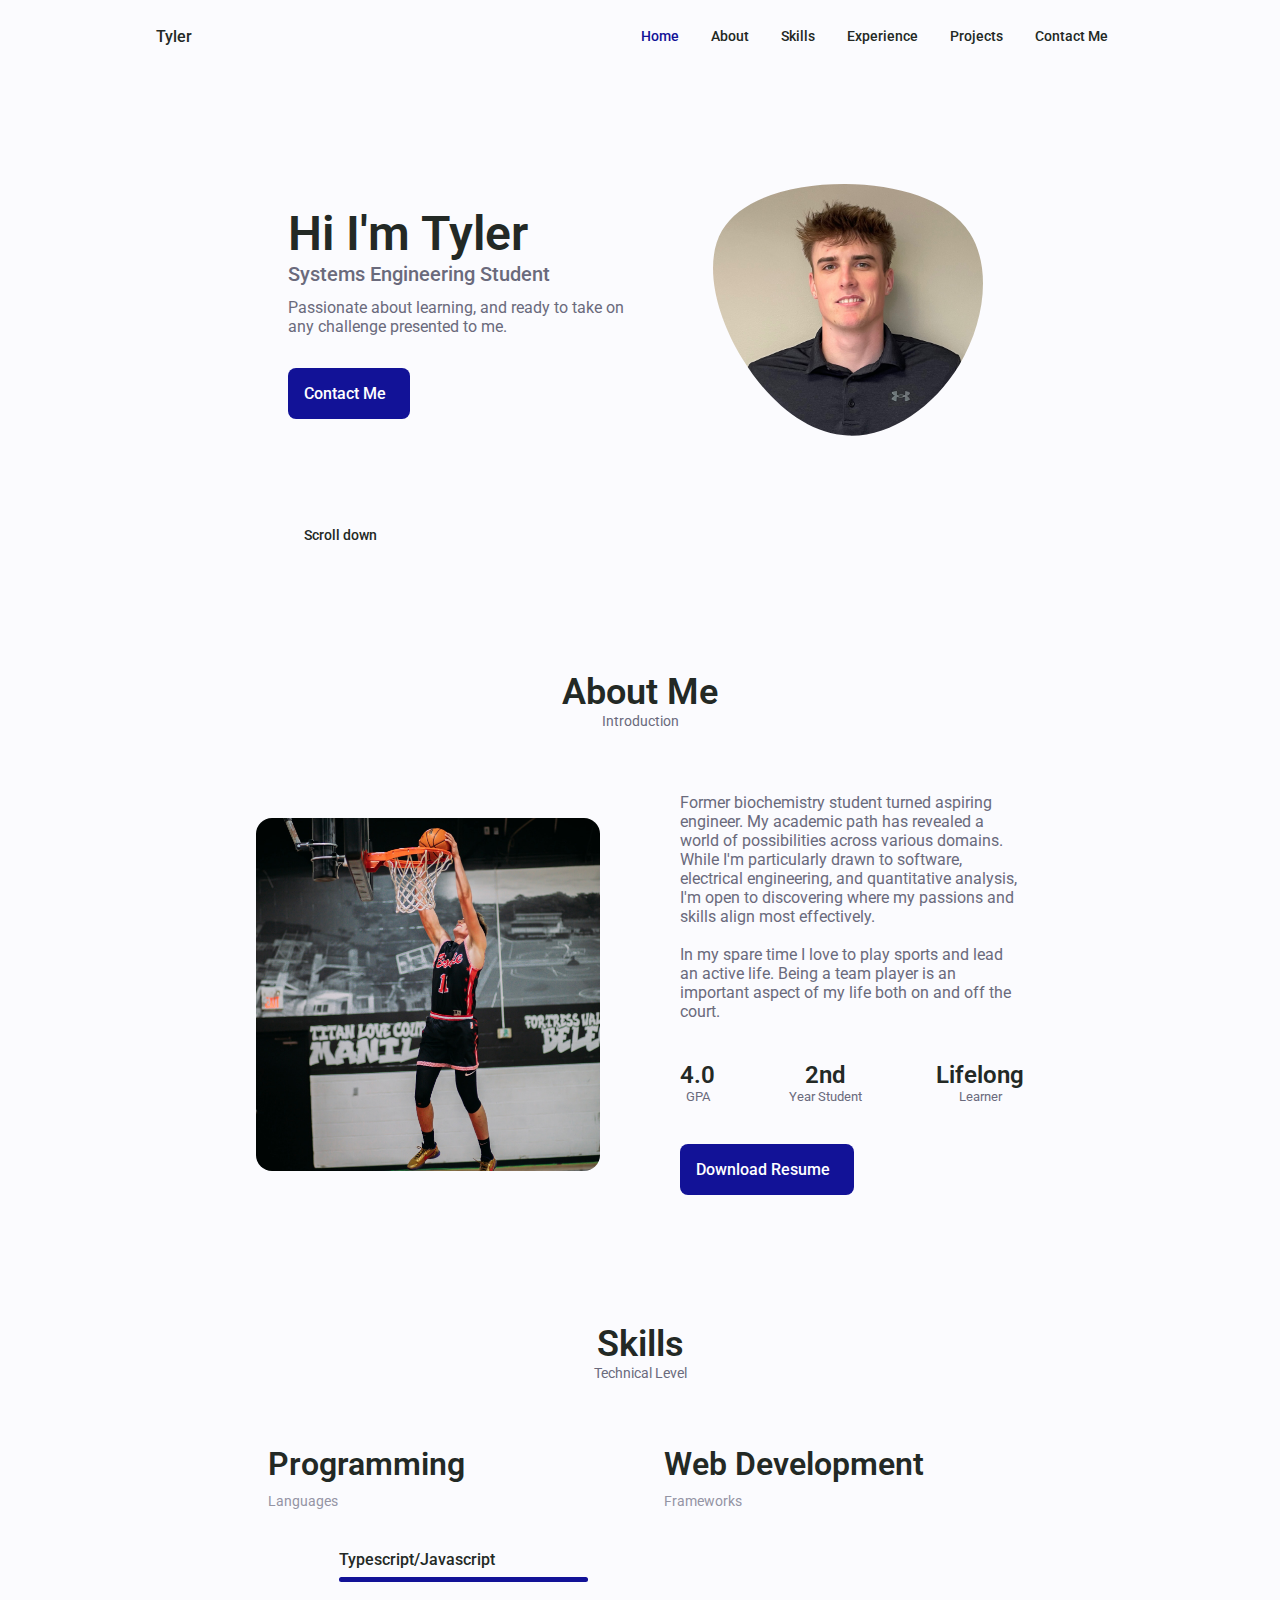
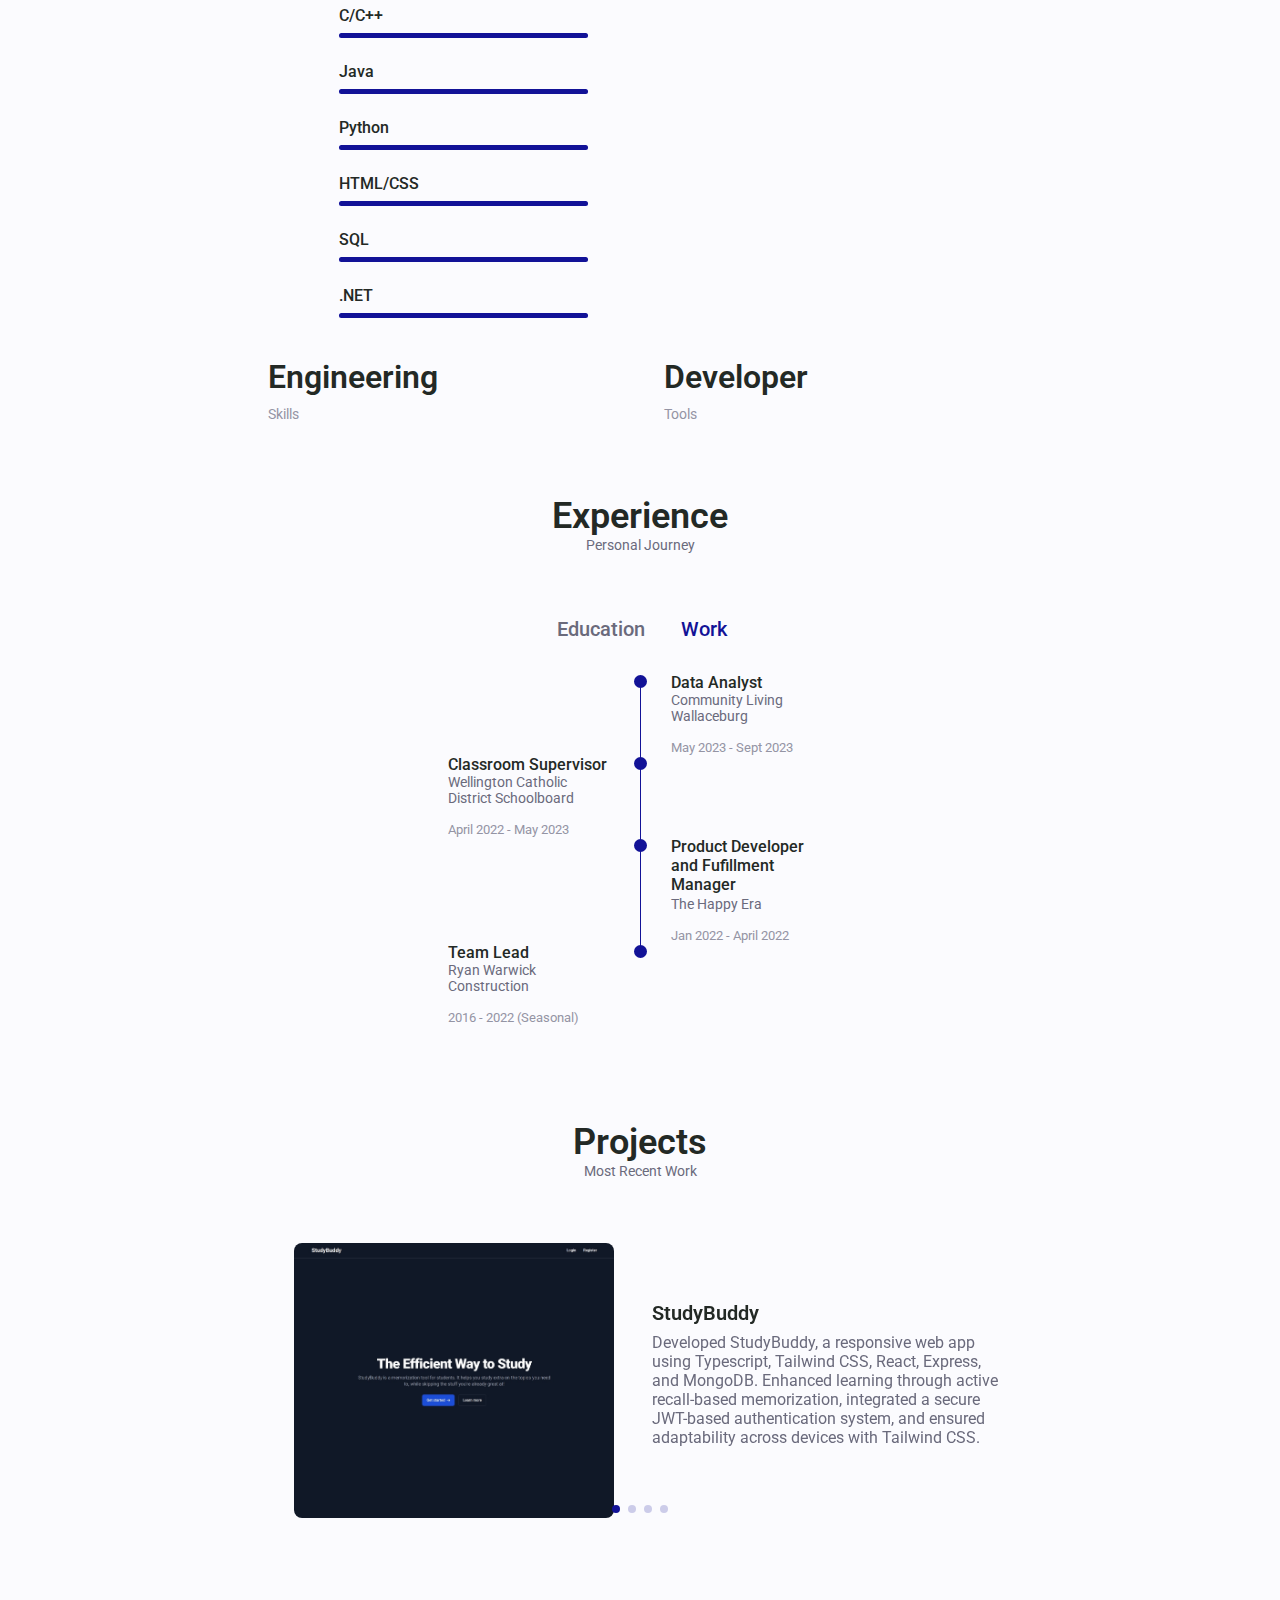
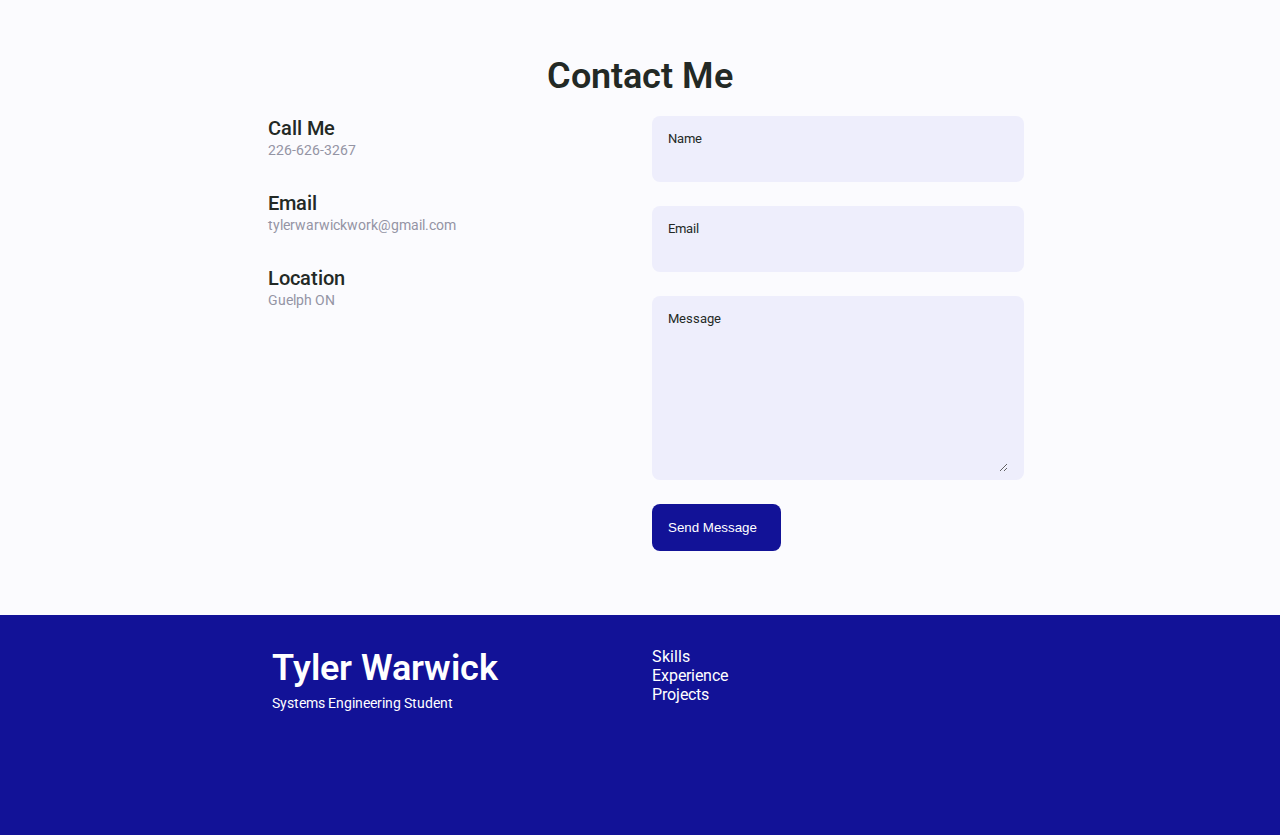
<file: index.html>
<!DOCTYPE html>
<html lang="en">
<head>
    <meta charset="UTF-8">
    <meta http-equiv="X-UA-Compatible" content="IE=edge">
    <meta name="viewport" content="width=device-width, initial-scale=1.0">
    <title>Tyler Warwick</title>

    <!-- @@@@@@@@@@@@@@@@@@@@ Icons @@@@@@@@@@@@@@@@@@@@ -->
    <link rel="stylesheet" href="https://unicons.iconscout.com/release/v4.0.0/css/line.css">

    <!-- @@@@@@@@@@@@@@@@@@@@ CSS @@@@@@@@@@@@@@@@@@@@ -->
    <link rel="stylesheet" href="assets/css/style.css">

    <!-- @@@@@@@@@@@@@@@@@@@@ Swiper CSS @@@@@@@@@@@@@@@@@@@@ -->
    <link rel="stylesheet" href="assets/css/swiper-bundle.min.css">

</head>
<body>
    <!-- @@@@@@@@@@@@@@@@@@@@ Header @@@@@@@@@@@@@@@@@@@@ -->
    <header class="header" id="header">
        <nav class="nav container">
            <a href="#" class="nav__logo">Tyler</a>
                <div class="nav__menu" id="nav-menu">
                    <ul class="nav__list grid">
                        <li class="nav__item">
                            <a href="#home" class="nav__link active-link">
                                <i class="uil uil-estate nav__icon"></i> Home
                            </a>
                        </li>
                        <li class="nav__item">
                            <a href="#about" class="nav__link">
                                <i class="uil uil-user nav__icon"></i> About
                            </a>
                        </li>
                        <li class="nav__item">
                            <a href="#skills" class="nav__link">
                                <i class="uil uil-file-alt nav__icon"></i> Skills
                            </a>
                        </li>
                        <li class="nav__item">
                            <a href="#experience" class="nav__link">
                                <i class="uil uil-briefcase-alt nav__icon"></i> Experience
                            </a>
                        </li>
                        <li class="nav__item">
                            <a href="#portfolio" class="nav__link">
                                <i class="uil uil-scenery nav__icon"></i> Projects
                            </a>
                        </li>
                        <li class="nav__item">
                            <a href="#contact" class="nav__link">
                                <i class="uil uil-message nav__icon"></i> Contact Me
                            </a>
                        </li>
                    </ul>
                    <i class="uil uil-times nav__close" id="nav-close"></i>
                </div>
                <div class="nav__btns">
                    <!-- Theme Change Button -->
                    <i class="uil uil-moon change-theme" id="theme-button"></i>



                    <div class="nav__toggle" id="nav-toggle">
                        <i class="uil uil-apps"></i>
                    </div>
                </div>
        </nav>
    </header>

    <!-- @@@@@@@@@@@@@@@@@@@@ Main @@@@@@@@@@@@@@@@@@@@ -->
    <main class="main">
        <!-- @@@@@@@@@@@@@@@@@@@@ Home @@@@@@@@@@@@@@@@@@@@ -->
        <section class="home section" id="home">
            <div class="home__container container grid">
                <div class="home__content grid">
                    <div class="home__social">
                        <a href="https://www.linkedin.com/in/tyler-warwick-1562b9227/" target="_blank" class="home__social-icon">
                            <i class="uil uil-linkedin"></i>
                        </a>

                        <a href="https://github.com/tylerwarwick" target="_blank" class="home__social-icon">
                            <i class="uil uil-github"></i>
                        </a>
                    </div>

                    <div class="home__img">
                        <svg class="home__blob" viewBox="0 0 200 187" xmlns="http://www.w3.org/2000/svg" xmlns:xlink="http://www.w3.org/1999/xlink">
                            <mask id="mask0" mask-type="alpha">
                                <path d="M190.312 36.4879C206.582 62.1187 201.309 102.826 182.328 134.186C163.346 165.547 
                                130.807 187.559 100.226 186.353C69.6454 185.297 41.0228 161.023 21.7403 129.362C2.45775 
                                97.8511 -7.48481 59.1033 6.67581 34.5279C20.9871 10.1032 59.7028 -0.149132 97.9666 
                                0.00163737C136.23 0.303176 174.193 10.857 190.312 36.4879Z"/>
                            </mask>
                            <g mask="url(#mask0)">
                                <path d="M190.312 36.4879C206.582 62.1187 201.309 102.826 182.328 134.186C163.346 
                                165.547 130.807 187.559 100.226 186.353C69.6454 185.297 41.0228 161.023 21.7403 
                                129.362C2.45775 97.8511 -7.48481 59.1033 6.67581 34.5279C20.9871 10.1032 59.7028 
                                -0.149132 97.9666 0.00163737C136.23 0.303176 174.193 10.857 190.312 36.4879Z"/>

                                <image class="home__blob-img" x='-12' y='-50' xlink:href="assets/media/IMG_8484.jpeg"/>
                            </g>
                        </svg>
                    </div>

                    <div class="home__data">
                        <h1 class="home__title">Hi I'm Tyler</h1>
                        <h3 class="home__subtitle">Systems Engineering Student</h3>
                        <p class="home__description"> 
                            Passionate about learning, and ready to take on any challenge presented to me.
                        </p>
                        <a href="#contact" class="button button--flex">
                            Contact Me <i class="uil uil-message button__icon"></i> 
                        </a>
                    </div>
                </div>

                <div class="home__scroll">
                    <a href="#about" class="home__scroll-button button--flex">
                        <i class="uil uil-mouse home__scroll-mouse"></i>
                        <span class="home__scroll-name">Scroll down</span>
                        <i class="uil uil-arrow-down home__scroll-arrow"></i>
                    </a>
                </div>
            </div>
        </section>


        <!-- @@@@@@@@@@@@@@@@@@@@ About @@@@@@@@@@@@@@@@@@@@ -->
        <section class="about section" id="about">
            <h2 class="section__title">About Me</h2>
            <span class="section__subtitle">Introduction</span>

            <div class="about__container container grid">
                <img src="assets/media/action2.JPG" alt="" class="about__img">

                <div class="about__data">
                    <p class="about__description">
                        Former biochemistry student turned aspiring engineer. My academic path has revealed 
                        a world of possibilities across various domains. While I'm particularly drawn to software, 
                        electrical engineering, and quantitative analysis, I'm open to discovering where my passions and 
                        skills align most effectively.
                         <br> <br>
                        In my spare time I love to play sports and lead an active life. 
                        Being a team player is an important aspect of my life both on and off the court. 
                    </p>

                    <div class="about__info">
                        <div>
                            <span class="about__info-title">4.0</span>
                            <span class="about__info-name"> GPA </span>
                        </div>

                        <div>
                            <span class="about__info-title">2nd </span>
                            <span class="about__info-name"> Year Student </span>
                        </div>

                        <div>
                            <span class="about__info-title">Lifelong</span>
                            <span class="about__info-name"> Learner </span>
                        </div>
                    </div>

                    <div class="about__buttons">
                        <a download="" href="assets/media/TW_Resume_2023.pdf" class="button button--flex">
                            Download Resume<i class="uil uil-download-alt button__icon"></i>
                        </a>
                    </div>
                </div>
            </div>
        </section>

        <!-- @@@@@@@@@@@@@@@@@@@@ Skills @@@@@@@@@@@@@@@@@@@@ -->
        <section class="skills section" id="skills">
            <h2 class="section__title">Skills</h2>
            <span class="section__subtitle">Technical Level</span>

            <div class="skills__container container grid">
                <!-- @@@@@@@@@@@@@@@@@@@@ Skills 1 @@@@@@@@@@@@@@@@@@@@ -->
                <div class="skills__content skills__open">
                    <div class="skills__header">
                        <i class="uil uil-brackets-curly skills__icon"></i>

                        <div>
                            <h1 class="skills__titles"> Programming </h1>
                            <span class="skills__subtitle"> Languages </span>
                        </div>

                        <i class="uil uil-angle-down skills__arrow"></i>
                    </div>

                    <div class="skills__list grid">
                        <div class="skills__data">
                            <div class="skills__titles">
                                <h3 class="skills__name"> Typescript/Javascript </h3>
                                <!-- <span class="skills__number"> 90% </span> -->
                            </div>

                            <div class="skills__bar">
                                <span class="skills__percentage skills__default"></span>
                            </div>
                        </div>

                        <div class="skills__data">
                            <div class="skills__titles">
                                <h3 class="skills__name"> C/C++ </h3>
                                <!-- <span class="skills__number"> 90% </span> -->
                            </div>

                            <div class="skills__bar">
                                <span class="skills__percentage skills__default"></span>
                            </div>
                        </div>

                        <div class="skills__data">
                            <div class="skills__titles">
                                <h3 class="skills__name"> Java </h3>
                                <!-- <span class="skills__number"> 90% </span> -->
                            </div>

                            <div class="skills__bar">
                                <span class="skills__percentage skills__default"></span>
                            </div>
                        </div>

                        <div class="skills__data">
                            <div class="skills__titles">
                                <h3 class="skills__name"> Python </h3>
                                <!-- <span class="skills__number"> 90% </span> -->
                            </div>

                            <div class="skills__bar">
                                <span class="skills__percentage skills__default"></span>
                            </div>
                        </div>

                        <div class="skills__data">
                            <div class="skills__titles">
                                <h3 class="skills__name"> HTML/CSS </h3>
                                <!-- <span class="skills__number"> 90% </span> -->
                            </div>

                            <div class="skills__bar">
                                <span class="skills__percentage skills__default"></span>
                            </div>
                        </div>

                        <div class="skills__data">
                            <div class="skills__titles">
                                <h3 class="skills__name"> SQL </h3>
                                <!-- <span class="skills__number"> 90% </span> -->
                            </div>

                            <div class="skills__bar">
                                <span class="skills__percentage skills__default"></span>
                            </div>
                        </div>

                        <div class="skills__data">
                            <div class="skills__titles">
                                <h3 class="skills__name"> .NET </h3>
                                <!-- <span class="skills__number"> 90% </span> -->
                            </div>

                            <div class="skills__bar">
                                <span class="skills__percentage skills__default"></span>
                            </div>
                        </div>

                    </div> 
                </div>

                <!-- Frameworks -->
                <div class="skills__content skills__close">
                    <div class="skills__header">
                        <i class="uil  uil-programming-language skills__icon"></i>

                        <div>
                            <h1 class="skills__titles"> Web Development</h1>
                            <span class="skills__subtitle"> Frameworks </span>
                        </div>

                        <i class="uil uil-angle-down skills__arrow"></i>
                    </div>

                    <div class="skills__list grid">
                        <div class="skills__data">
                            <div class="skills__titles">
                                <h3 class="skills__name"> React </h3>
                                <!-- <span class="skills__number"> 90% </span> -->
                            </div>

                            <div class="skills__bar">
                                <span class="skills__percentage skills__default"></span>
                            </div>
                        </div>

                        <div class="skills__data">
                            <div class="skills__titles">
                                <h3 class="skills__name"> Express </h3>
                                <!-- <span class="skills__number"> 90% </span> -->
                            </div>

                            <div class="skills__bar">
                                <span class="skills__percentage skills__default"></span>
                            </div>
                        </div>

                        <div class="skills__data">
                            <div class="skills__titles">
                                <h3 class="skills__name"> Node.js </h3>
                                <!-- <span class="skills__number"> 90% </span> -->
                            </div>

                            <div class="skills__bar">
                                <span class="skills__percentage skills__default"></span>
                            </div>
                        </div>

                        <div class="skills__data">
                            <div class="skills__titles">
                                <h3 class="skills__name"> Flask </h3>
                                <!-- <span class="skills__number"> 90% </span> -->
                            </div>

                            <div class="skills__bar">
                                <span class="skills__percentage skills__default"></span>
                            </div>
                        </div>

                        <div class="skills__data">
                            <div class="skills__titles">
                                <h3 class="skills__name"> Tailwind CSS </h3>
                                <!-- <span class="skills__number"> 90% </span> -->
                            </div>

                            <div class="skills__bar">
                                <span class="skills__percentage skills__default"></span>
                            </div>
                        </div>

                        <div class="skills__data">
                            <div class="skills__titles">
                                <h3 class="skills__name"> Mongoose </h3>
                                <!-- <span class="skills__number"> 90% </span> -->
                            </div>

                            <div class="skills__bar">
                                <span class="skills__percentage skills__default"></span>
                            </div>
                        </div>

                    </div> 
                </div>
            
                <!-- @@@@@@@@@@@@@@@@@@@@ Skills 2 @@@@@@@@@@@@@@@@@@@@ -->
                <div class="skills__content skills__close">
                    <div class="skills__header">
                        <i class="uil uil-server skills__icon"></i>

                        <div>
                            <h1 class="skills__titles"> Engineering </h1>
                            <span class="skills__subtitle"> Skills </span>
                        </div>

                        <i class="uil uil-angle-down skills__arrow"></i>
                    </div>

                    <div class="skills__list grid">
                        <div class="skills__data">
                            <div class="skills__titles">
                                <h3 class="skills__name"> SolidWorks </h3>
                            </div>

                            <div class="skills__bar">
                                <span class="skills__percentage skills__default"></span>
                            </div>
                        </div>

                        <div class="skills__data">
                            <div class="skills__titles">
                                <h3 class="skills__name"> AutoCAD </h3>
                            </div>

                            <div class="skills__bar">
                                <span class="skills__percentage skills__default"></span>
                            </div>
                        </div>

                        <div class="skills__data">
                            <div class="skills__titles">
                                <h3 class="skills__name"> R </h3>
                            </div>

                            <div class="skills__bar">
                                <span class="skills__percentage skills__default"></span>
                            </div>
                        </div>

                        <div class="skills__data">
                            <div class="skills__titles">
                                <h3 class="skills__name"> MatLAB </h3>
                            </div>

                            <div class="skills__bar">
                                <span class="skills__percentage skills__default"></span>
                            </div>
                        </div> 
                    </div> 
                </div>

                <!-- Developer Tools -->
                <div class="skills__content skills__close">
                    <div class="skills__header">
                        <i class="uil  uil-code-branch skills__icon"></i>

                        <div>
                            <h1 class="skills__titles"> Developer </h1>
                            <span class="skills__subtitle"> Tools </span>
                        </div>

                        <i class="uil uil-angle-down skills__arrow"></i>
                    </div>

                    <div class="skills__list grid">
                        <div class="skills__data">
                            <div class="skills__titles">
                                <h3 class="skills__name"> Git </h3>
                                <!-- <span class="skills__number"> 90% </span> -->
                            </div>

                            <div class="skills__bar">
                                <span class="skills__percentage skills__default"></span>
                            </div>
                        </div>

                        <div class="skills__data">
                            <div class="skills__titles">
                                <h3 class="skills__name"> MongoDB </h3>
                                <!-- <span class="skills__number"> 90% </span> -->
                            </div>

                            <div class="skills__bar">
                                <span class="skills__percentage skills__default"></span>
                            </div>
                        </div>

                        <div class="skills__data">
                            <div class="skills__titles">
                                <h3 class="skills__name"> AWS </h3>
                                <!-- <span class="skills__number"> 90% </span> -->
                            </div>

                            <div class="skills__bar">
                                <span class="skills__percentage skills__default"></span>
                            </div>
                        </div>

                        <div class="skills__data">
                            <div class="skills__titles">
                                <h3 class="skills__name"> Visual Studio </h3>
                                <!-- <span class="skills__number"> 90% </span> -->
                            </div>

                            <div class="skills__bar">
                                <span class="skills__percentage skills__default"></span>
                            </div>
                        </div>

                        <div class="skills__data">
                            <div class="skills__titles">
                                <h3 class="skills__name"> Vim </h3>
                                <!-- <span class="skills__number"> 90% </span> -->
                            </div>

                            <div class="skills__bar">
                                <span class="skills__percentage skills__default"></span>
                            </div>
                        </div>
                    </div> 
                </div>

                </div>
            </div>
        </section>


        
        <!-- @@@@@@@@@@@@@@@@@@@@ Experience @@@@@@@@@@@@@@@@@@@@ -->
        <section class="qual sections" id="experience">
            <h2 class="section__title">Experience</h2>
            <span class="section__subtitle">Personal Journey</span>

            <div class="qual__containter container">
                <div class="qual__tabs">
                    <div class="qual__button button--flex" data-target="#education">
                        <i class="uil uil-university qual__icon"></i>
                        Education
                    </div>

                    <div class="qual__button button--flex qual__active" data-target="#work">
                        <i class="uil uil-briefcase qual__icon"></i>
                        Work
                    </div>
                </div>

                <div class="qual__sections">
                    <!-- @@@@@@@@@@@@@@@@@@@@ Experience Content - Education @@@@@@@@@@@@@@@@@@@@ -->
                    <div class="qual__content" data-content id="education">

                        <!-- @@@@@@@@@@@@@@@@@@@@ Qualification 1 @@@@@@@@@@@@@@@@@@@@ -->
                        <div class="qual__data">
                            <div></div>

                            <div>
                                <span class="qual__rounder"></span>
                                <span class="qual__line"></span>
                            </div>

                            <div>
                                <h3 class="qual__title">Systems Engineering</h3>
                                <span class="qual__subtitle">Guelph University</span>
                                <div class="qual__calender">
                                    <i class="uil uil-calendar-alt"></i>
                                    2022 - Present
                                </div>
                            </div>
                        </div>
                        
                        <!-- @@@@@@@@@@@@@@@@@@@@ Qualification 2 @@@@@@@@@@@@@@@@@@@@ -->
                        <div class="qual__data">
                            <div>
                                <h3 class="qual__title">Program Transfer</h3>
                                <span class="qual__subtitle">Guelph University</span>
                                <div class="qual__calender">
                                    <i class="uil uil-calendar-alt"></i>
                                    April 2022
                                </div>
                            </div>

                            <div>
                                <span class="qual__rounder"></span>
                                <span class="qual__line"></span>
                            </div>
                        </div>

                        <!-- @@@@@@@@@@@@@@@@@@@@ Qualification 3 @@@@@@@@@@@@@@@@@@@@ -->
                        <div class="qual__data">
                            <div></div>

                            <div>
                                <span class="qual__rounder"></span>
                                <span class="qual__line"></span>
                            </div>
                             
                            <div>
                                <h3 class="qual__title">Biochemistry</h3>
                                <span class="qual__subtitle">Guelph University</span>
                                <div class="qual__calender">
                                    <i class="uil uil-calendar-alt"></i>
                                    2020 -  2022
                                </div>
                            </div>

                            
                        </div>

                        
                        <!-- @@@@@@@@@@@@@@@@@@@@ Qualification 4 @@@@@@@@@@@@@@@@@@@@ -->
                        <div class="qual__data">
                            <div>
                                <h3 class="qual__title">High School</h3>
                                <span class="qual__subtitle">Blenheim District HS</span>
                                <div class="qual__calender">
                                    <i class="uil uil-calendar-alt"></i>
                                    2016 - 2020
                                </div>
                            </div>

                            <div>
                                <span class="qual__rounder"></span>
                            </div>
                        </div>

                        
                    </div>

                    <!-- @@@@@@@@@@@@@@@@@@@@ Experience Content - Work @@@@@@@@@@@@@@@@@@@@ -->
                    <div class="qual__content qual__active" data-content id="work">
                         <!-- @@@@@@@@@@@@@@@@@@@@ Experience 1 @@@@@@@@@@@@@@@@@@@@ -->
                         <div class="qual__data">
                            <div></div>

                            <div>
                                <span class="qual__rounder"></span>
                                <span class="qual__line"></span>
                            </div>

                            <div>
                                <h3 class="qual__title">Data Analyst</h3>
                                <span class="qual__subtitle">Community Living Wallaceburg</span>
                                <div class="qual__calender">
                                    <i class="uil uil-calendar-alt"></i>
                                    May 2023 - Sept 2023
                                </div>
                            </div>

                           
                        </div>

                        <!-- @@@@@@@@@@@@@@@@@@@@ Experience 1 @@@@@@@@@@@@@@@@@@@@ -->
                        <div class="qual__data">
                            <div>
                                <h3 class="qual__title">Classroom Supervisor</h3>
                                <span class="qual__subtitle">Wellington Catholic District Schoolboard</span>
                                <div class="qual__calender">
                                    <i class="uil uil-calendar-alt"></i>
                                    April 2022 - May 2023
                                </div>
                            </div>

                            <div>
                                <span class="qual__rounder"></span>
                                <span class="qual__line"></span> 
                            </div>
                        </div>

                        <!-- @@@@@@@@@@@@@@@@@@@@ Experience 2 @@@@@@@@@@@@@@@@@@@@ -->
                        <div class="qual__data">
                            <div></div>

                            <div>
                                <span class="qual__rounder"></span>
                                <span class="qual__line"></span>
                            </div>

                            <div>
                                <h3 class="qual__title">Product Developer and Fufillment Manager</h3>
                                <span class="qual__subtitle">The Happy Era</span>
                                <div class="qual__calender">
                                    <i class="uil uil-calendar-alt"></i>
                                    Jan 2022 - April 2022
                                </div>
                            </div>
                        </div>

                        

                        <!-- @@@@@@@@@@@@@@@@@@@@ Experience 3 @@@@@@@@@@@@@@@@@@@@ -->
                        <div class="qual__data">
                            <div>
                                <h3 class="qual__title">Team Lead</h3>
                                <span class="qual__subtitle">Ryan Warwick Construction</span>
                                <div class="qual__calender">
                                    <i class="uil uil-calendar-alt"></i>
                                    2016 - 2022 (Seasonal)
                                </div>
                            </div>

                            <div>
                                <span class="qual__rounder"></span>
                            </div>
                        </div>
                    </div>
                </div>
            </div>
        </section>

        <!-- @@@@@@@@@@@@@@@@@@@@ Projects @@@@@@@@@@@@@@@@@@@@ -->
        <section class="portfolio section" id="portfolio"> 
            <h2 class="section__title">Projects</h2>
            <span class="section__subtitle">Most Recent Work</span>

            <div class="portfolio__container container swiper mySwiper">
                <div class="swiper-wrapper">
                    

                    <!-- @@@@@@@@@@@@@@@@@@@@ Project 1 @@@@@@@@@@@@@@@@@@@@ -->
                    <div class="portfolio__content grid swiper-slide">
                        <img src="assets/media/64dbe24d6afbbf573570d3c2 copy.jpeg" alt="" class="portfolio__img">
    
                        <div class="portfolio__data">
                            <h3 class="portfolio__title">StudyBuddy</h3>
                            <p class="portfolio__description">
                                Developed StudyBuddy, a responsive web app using Typescript, 
                                Tailwind CSS, React, Express, and MongoDB. Enhanced learning 
                                through active recall-based memorization, integrated a secure 
                                JWT-based authentication system, and ensured adaptability across
                                 devices with Tailwind CSS.
                            </p>
    
                        </div>
                    </div>

                    <!-- @@@@@@@@@@@@@@@@@@@@ Project 2 @@@@@@@@@@@@@@@@@@@@ -->
                    <div class="portfolio__content grid swiper-slide">
                        <img src="assets/media/neutral-network-diagram.svg" alt="" class="portfolio__img">
    
                        <div class="portfolio__data">
                            <h3 class="portfolio__title">Digit Recognition Network</h3>
                            <p class="portfolio__description">
                                Developed a Digit Recognition Network from scratch 
                                using Python and NumPy, employing linear algebra concepts
                                 to achieve 90% accuracy in handwritten digit recognition. 
                                 Conducted extensive benchmarking, exploring various activation 
                                 functions, optimization techniques, and hyperparameters to
                                  ensure optimal model performance.
                            </p>
    
                        </div>
                    </div>



                    <!-- @@@@@@@@@@@@@@@@@@@@ Car @@@@@@@@@@@@@@@@@@@@ -->
                    <div class="portfolio__content grid swiper-slide">
                        <img src="assets/media/car.JPG" alt="" class="portfolio__img">
    
                        <div class="portfolio__data">
                            <h3 class="portfolio__title">Autonomous Car</h3>
                            <p class="portfolio__description">
                                Led the full-cycle development of an autonomous car project,
                                 seamlessly integrating sensors and DC motors using C/C++ 
                                 programming and circuitry skills. Designed and optimized 
                                 breadboard circuits, experimenting with diverse sensors like 
                                 ultrasonic and infrared for accurate obstacle detection and line following.
                                
                            </p>
    
                        </div>
                    </div>

                    <!-- @@@@@@@@@@@@@@@@@@@@ Personal Website @@@@@@@@@@@@@@@@@@@@ -->
                    <div class="portfolio__content grid swiper-slide">
                        <img src="assets/media/website3.webp" alt="" class="portfolio__img">
    
                        <div class="portfolio__data">
                            <h3 class="portfolio__title">Personal Website</h3>
                            <p class="portfolio__description">
                                Designed and developed a personal website using HTML and CSS, 
                                showcasing my skills, projects, and aspirations. Crafted a responsive 
                                interface that highlights my journey in engineering and technology.
                            </p>
    
                        </div>
                    </div>




                </div>
    
                <div class="swiper-button-next">
                    <i class="uil uil-angle-right-b swiper-portfolio-icon"></i>
                </div>
                <div class="swiper-button-prev">
                    <i class="uil uil-angle-left-b swiper-portfolio-icon"></i>
                </div>
                <div class="swiper-pagination"></div>

            </div>
        </section>
        
        
        <!-- Swiper JS -->
        <script src="assets/js/swiper-bundle.min.js"></script> 
          
 
        <!-- @@@@@@@@@@@@@@@@@@@@ Contact Me @@@@@@@@@@@@@@@@@@@@ -->
        <section class="contact section" id="contact">
            <h2 class="section__title">Contact Me</h2>
            <!-- <span class="section__subtitle">Get in touch</span> -->
            &nbsp;

            <div class="contact__container container grid"> 
                <div>
                    <div class="contact__info">
                        <i class="uil uil-phone contact__icon"></i>
                    

                        <div>
                            <h3 class="contact__title">Call Me</h3>
                            <span class="contact__subtitle">226-626-3267</span>
                        </div>
                    </div>

                    <div class="contact__info">
                        <i class="uil uil-envelope contact__icon"></i>
                    

                        <div>
                            <h3 class="contact__title">Email</h3>
                            <span class="contact__subtitle">tylerwarwickwork@gmail.com</span>
                        </div>
                    </div>

                    <div class="contact__info">
                        <i class="uil uil-map-marker contact__icon"></i>
                    

                        <div>
                            <h3 class="contact__title">Location</h3>
                            <span class="contact__subtitle">Guelph ON</span>
                        </div>
                    </div>
                </div>
                
                <form action="https://formsubmit.co/6a05e2a873e969e73975d5e8ed131a9d" method="POST" class="contact__form grid">
                    <div class="contact__inputs grid">
                        <div class="contact__content">
                            <label for="" class="contact__label">Name</label>
                            <input type="text" class="contact__input" name="name" required>
                        </div>

                        <div class="contact__content">
                            <label for="" class="contact__label">Email</label>
                            <input type="email" class="contact__input" name="email" required>
                        </div>
                    </div>

                    <div class="contact__content">
                        <label for="" class="contact__label">Message</label>
                        <textarea class="contact__input" name="message" rows="7" required></textarea>
                    </div>

                    <div>
                        <button class="button button--flex" id="contact-button">
                            Send Message
                            <i class="uil uil-message button__icon"></i>
                        </button>
                    </div>

                    <input type="hidden" name="_template" value="table">
                </form>
            </div>
        </section>
    </main>

    <!-- @@@@@@@@@@@@@@@@@@@@ Footer @@@@@@@@@@@@@@@@@@@@ -->
    <footer class="footer">
        <div class="footer__bg">
            <div class="footer__container container grid">
                <div>
                    <h1 class="footer__title">Tyler Warwick</h1>
                    <span class="footer__subtitle">Systems Engineering Student</span>
                </div>

                <ul>
                    <li>
                        <a href="#skills" class="footer__link">Skills</a>
                    </li>

                    <li>
                        <a href="#experience" class="footer__link">Experience</a>
                    </li>

                    <li>
                        <a href="#portfolio" class="footer__link">Projects</a>
                    </li>
                </ul>

                <div class="footer__socials">
                    <a href="https://www.instagram.com/tylerwarwick_/" target="_blank" class="footer__social">
                        <i class="uil uil-instagram"></i>
                    </a>
                </div>
            </div>
        </div>
    </footer>

    <!-- @@@@@@@@@@@@@@@@@@@@ Scroll Top @@@@@@@@@@@@@@@@@@@@ -->
    <a href="#" class="scrollup" id="scroll-up">
        <i class="uil uil-arrow-up scrollup__icon"></i>
    </a>

    <!-- @@@@@@@@@@@@@@@@@@@@ JS @@@@@@@@@@@@@@@@@@@@ -->
    <script src="assets/js/main.js"></script>

   

</body>
</html>
</file>
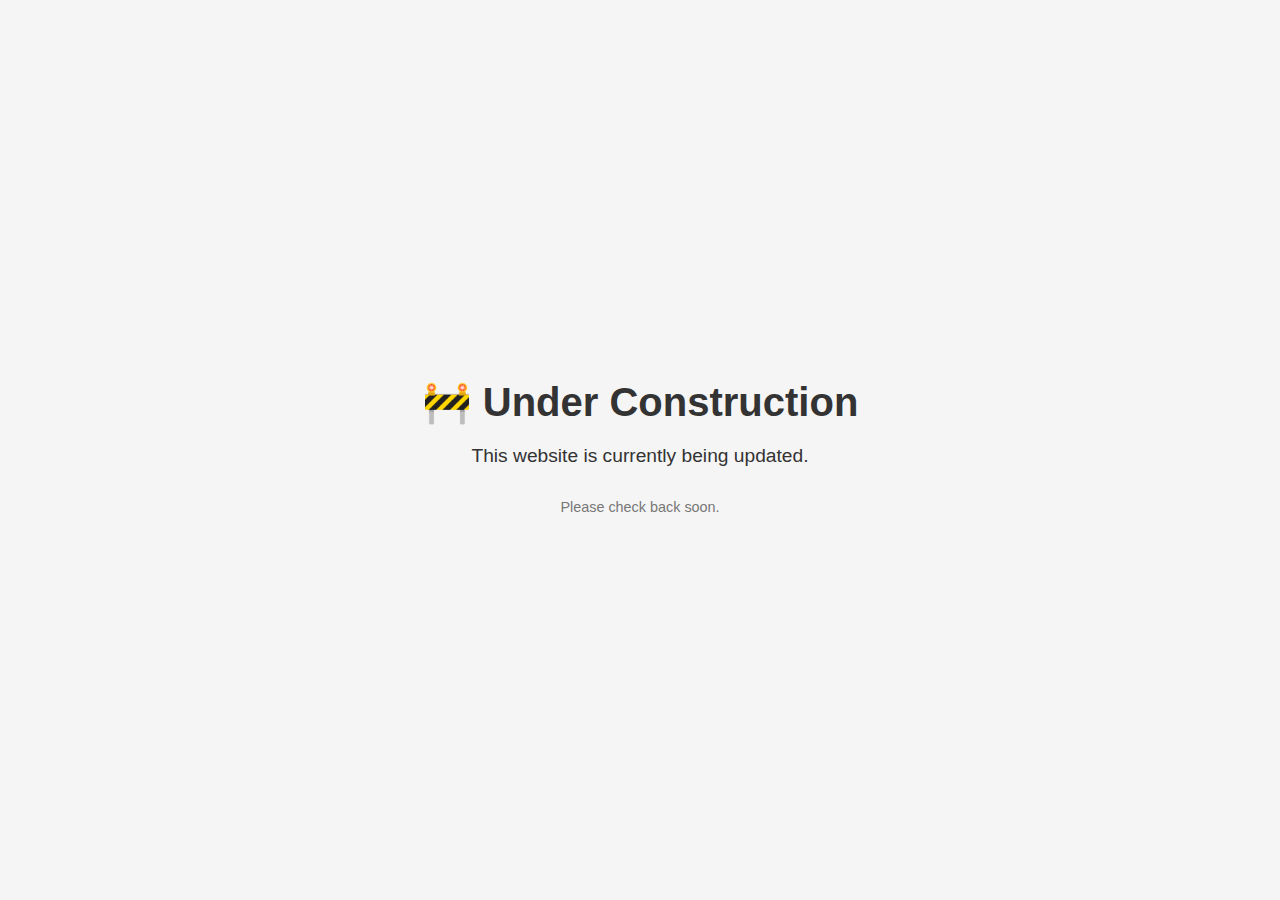
<file: under-construction.html>
<!DOCTYPE html>
<html lang="en">
<head>
  <meta charset="UTF-8" />
  <meta name="viewport" content="width=device-width, initial-scale=1.0" />
  <title>Under Construction</title>
  <style>
    body {
      margin: 0;
      font-family: Arial, Helvetica, sans-serif;
      background-color: #f5f5f5;
      color: #333;
      display: flex;
      justify-content: center;
      align-items: center;
      height: 100vh;
      text-align: center;
    }

    .container {
      padding: 40px;
    }

    h1 {
      font-size: 2.5rem;
      margin-bottom: 1rem;
    }

    p {
      font-size: 1.2rem;
      margin-bottom: 2rem;
    }

    .note {
      font-size: 0.9rem;
      color: #777;
    }
  </style>
</head>
<body>
  <div class="container">
    <h1>🚧 Under Construction</h1>
    <p>This website is currently being updated.</p>
    <p class="note">Please check back soon.</p>
  </div>
</body>
</html>
</file>
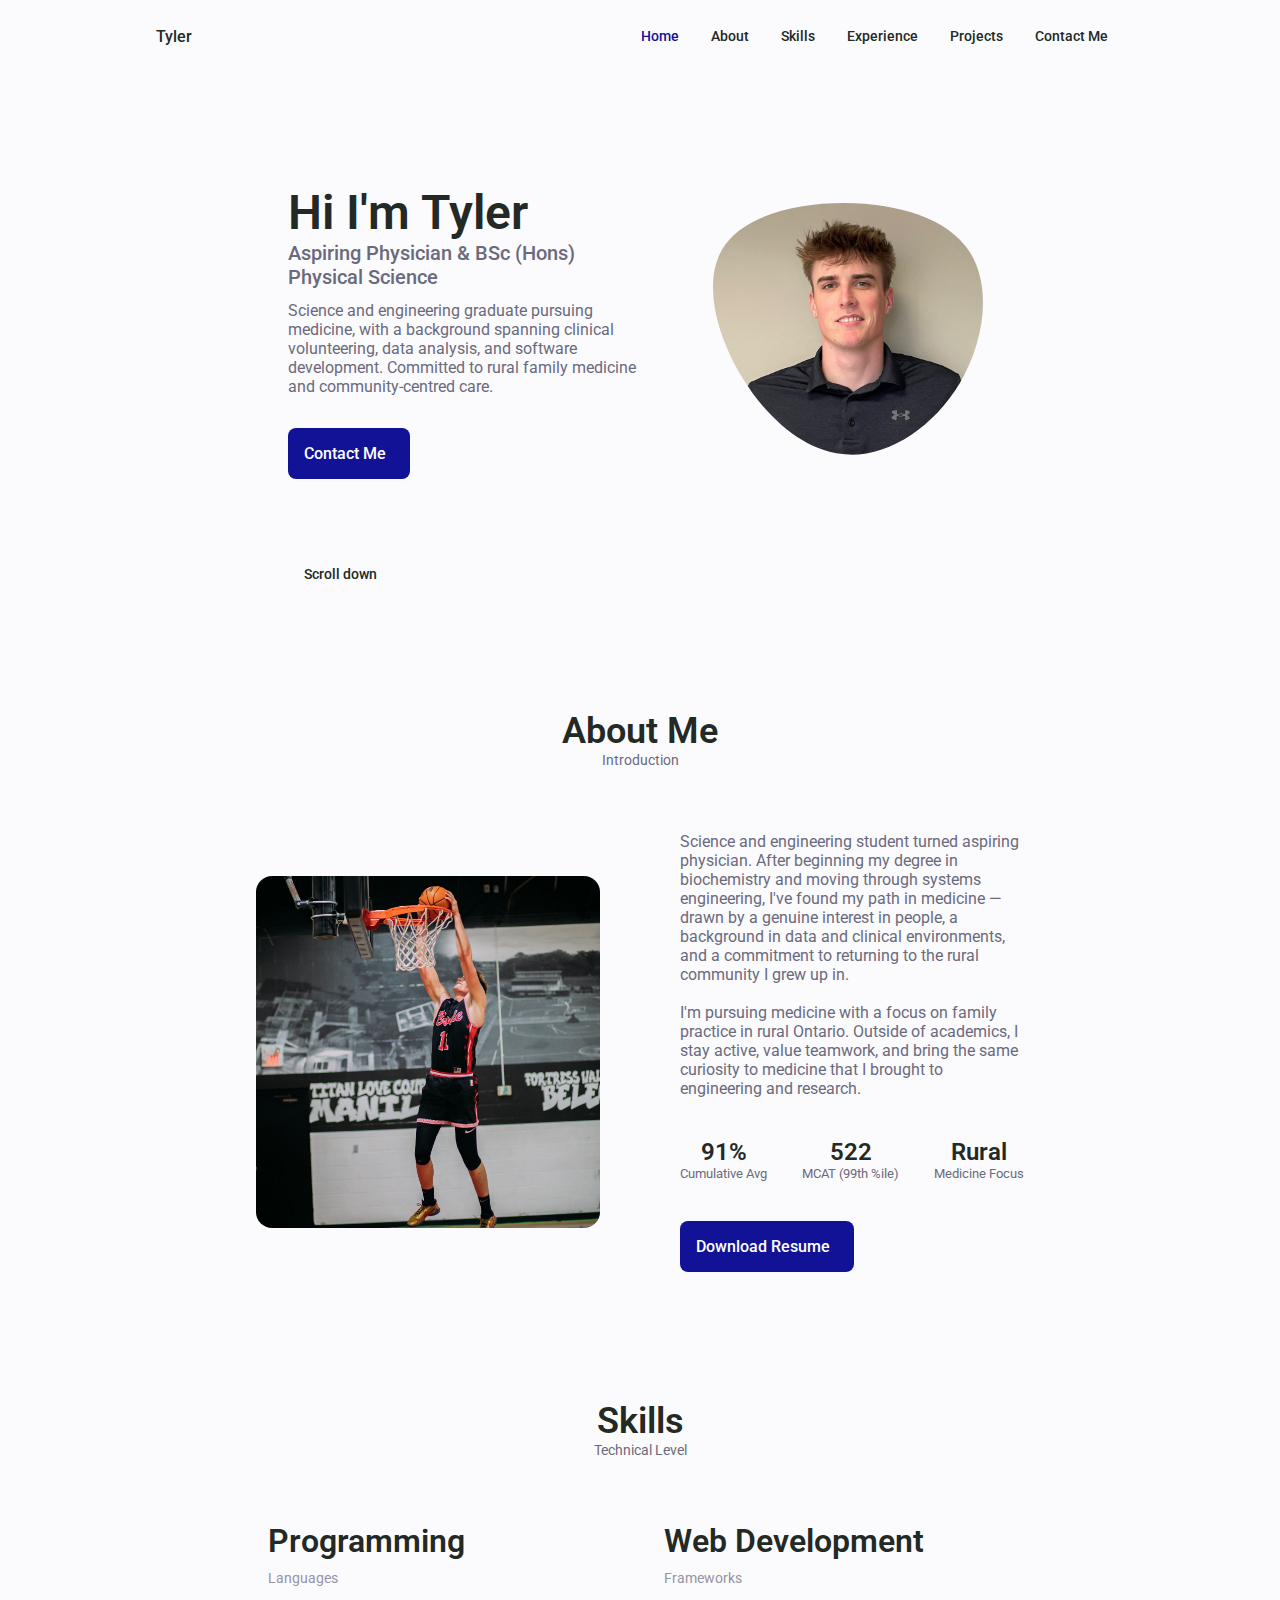
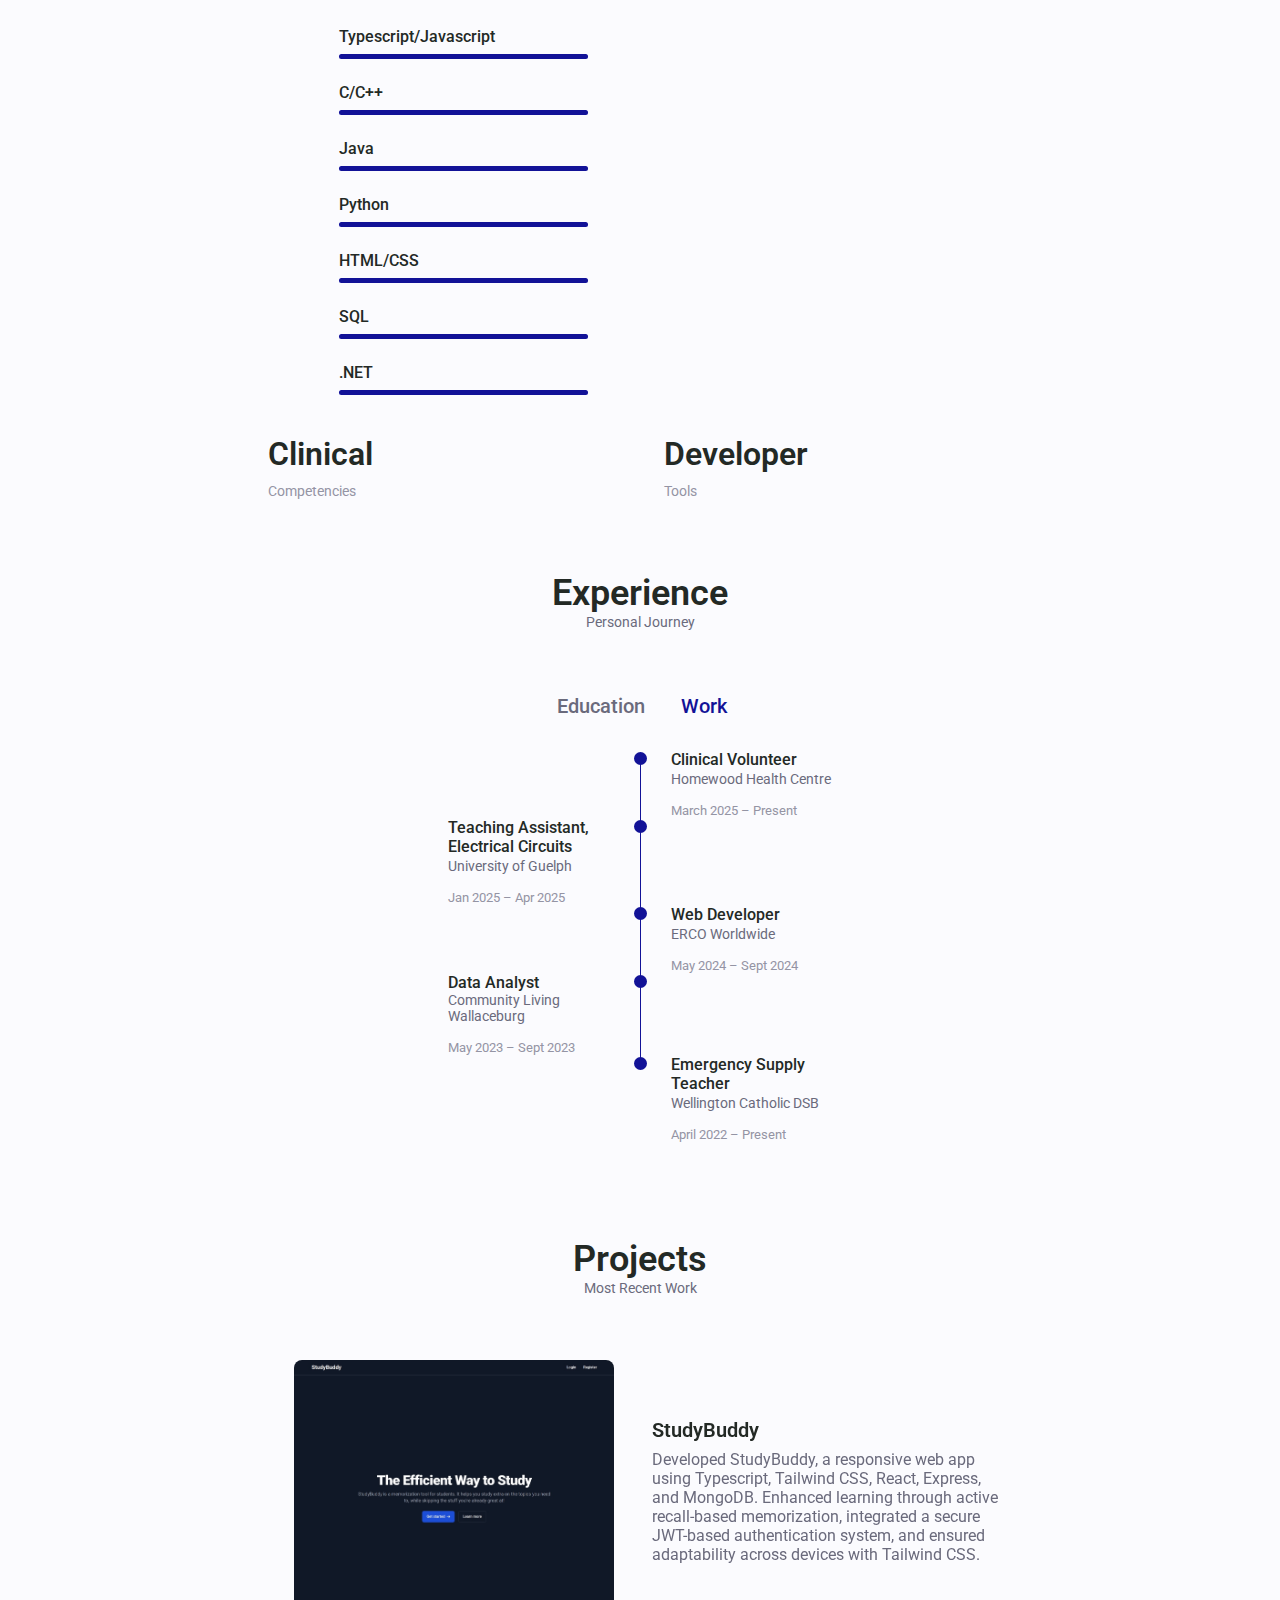
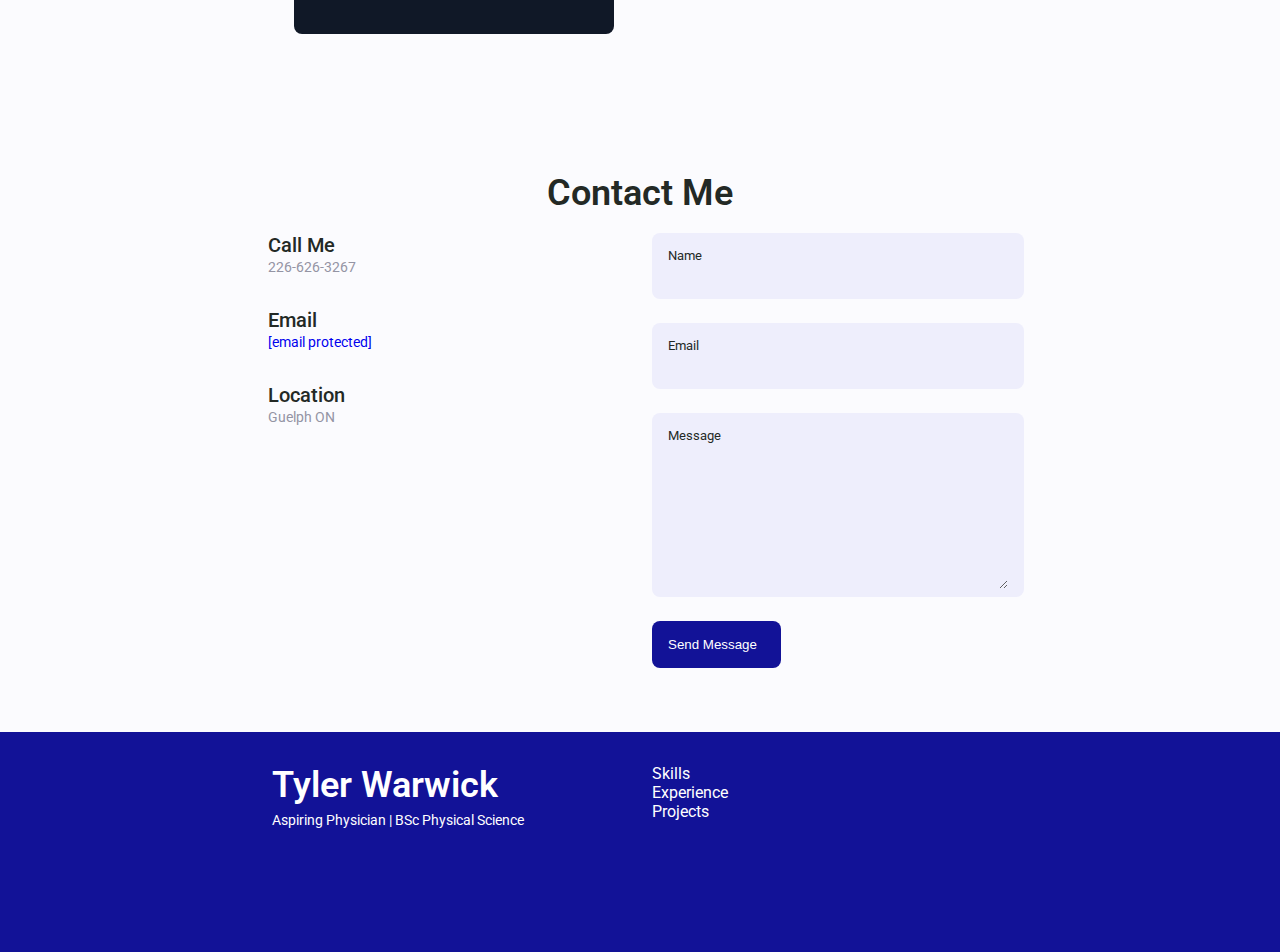
<file: updated-content.html>
<!DOCTYPE html>
<html lang="en">
<head>
    <meta charset="UTF-8">
    <meta http-equiv="X-UA-Compatible" content="IE=edge">
    <meta name="viewport" content="width=device-width, initial-scale=1.0">
    <title>Tyler Warwick</title>

    <!-- @@@@@@@@@@@@@@@@@@@@ Icons @@@@@@@@@@@@@@@@@@@@ -->
    <link rel="stylesheet" href="https://unicons.iconscout.com/release/v4.0.0/css/line.css">

    <!-- @@@@@@@@@@@@@@@@@@@@ CSS @@@@@@@@@@@@@@@@@@@@ -->
    <link rel="stylesheet" href="assets/css/style.css">

    <!-- @@@@@@@@@@@@@@@@@@@@ Swiper CSS @@@@@@@@@@@@@@@@@@@@ -->
    <link rel="stylesheet" href="assets/css/swiper-bundle.min.css">

</head>
<body>
    <!-- @@@@@@@@@@@@@@@@@@@@ Header @@@@@@@@@@@@@@@@@@@@ -->
    <header class="header" id="header">
        <nav class="nav container">
            <a href="#" class="nav__logo">Tyler</a>
                <div class="nav__menu" id="nav-menu">
                    <ul class="nav__list grid">
                        <li class="nav__item">
                            <a href="#home" class="nav__link active-link">
                                <i class="uil uil-estate nav__icon"></i> Home
                            </a>
                        </li>
                        <li class="nav__item">
                            <a href="#about" class="nav__link">
                                <i class="uil uil-user nav__icon"></i> About
                            </a>
                        </li>
                        <li class="nav__item">
                            <a href="#skills" class="nav__link">
                                <i class="uil uil-file-alt nav__icon"></i> Skills
                            </a>
                        </li>
                        <li class="nav__item">
                            <a href="#experience" class="nav__link">
                                <i class="uil uil-briefcase-alt nav__icon"></i> Experience
                            </a>
                        </li>
                        <li class="nav__item">
                            <a href="#portfolio" class="nav__link">
                                <i class="uil uil-scenery nav__icon"></i> Projects
                            </a>
                        </li>
                        <li class="nav__item">
                            <a href="#contact" class="nav__link">
                                <i class="uil uil-message nav__icon"></i> Contact Me
                            </a>
                        </li>
                    </ul>
                    <i class="uil uil-times nav__close" id="nav-close"></i>
                </div>
                <div class="nav__btns">
                    <!-- Theme Change Button -->
                    <i class="uil uil-moon change-theme" id="theme-button"></i>



                    <div class="nav__toggle" id="nav-toggle">
                        <i class="uil uil-apps"></i>
                    </div>
                </div>
        </nav>
    </header>

    <!-- @@@@@@@@@@@@@@@@@@@@ Main @@@@@@@@@@@@@@@@@@@@ -->
    <main class="main">
        <!-- @@@@@@@@@@@@@@@@@@@@ Home @@@@@@@@@@@@@@@@@@@@ -->
        <section class="home section" id="home">
            <div class="home__container container grid">
                <div class="home__content grid">
                    <div class="home__social">
                        <a href="https://www.linkedin.com/in/tyler-warwick-1562b9227/" target="_blank" class="home__social-icon">
                            <i class="uil uil-linkedin"></i>
                        </a>

                        <a href="https://github.com/tylerwarwick" target="_blank" class="home__social-icon">
                            <i class="uil uil-github"></i>
                        </a>
                    </div>

                    <div class="home__img">
                        <svg class="home__blob" viewBox="0 0 200 187" xmlns="http://www.w3.org/2000/svg" xmlns:xlink="http://www.w3.org/1999/xlink">
                            <mask id="mask0" mask-type="alpha">
                                <path d="M190.312 36.4879C206.582 62.1187 201.309 102.826 182.328 134.186C163.346 165.547 
                                130.807 187.559 100.226 186.353C69.6454 185.297 41.0228 161.023 21.7403 129.362C2.45775 
                                97.8511 -7.48481 59.1033 6.67581 34.5279C20.9871 10.1032 59.7028 -0.149132 97.9666 
                                0.00163737C136.23 0.303176 174.193 10.857 190.312 36.4879Z"/>
                            </mask>
                            <g mask="url(#mask0)">
                                <path d="M190.312 36.4879C206.582 62.1187 201.309 102.826 182.328 134.186C163.346 
                                165.547 130.807 187.559 100.226 186.353C69.6454 185.297 41.0228 161.023 21.7403 
                                129.362C2.45775 97.8511 -7.48481 59.1033 6.67581 34.5279C20.9871 10.1032 59.7028 
                                -0.149132 97.9666 0.00163737C136.23 0.303176 174.193 10.857 190.312 36.4879Z"/>

                                <image class="home__blob-img" x='-12' y='-50' xlink:href="assets/media/IMG_8484.jpeg"/>
                            </g>
                        </svg>
                    </div>

                    <div class="home__data">
                        <h1 class="home__title">Hi I'm Tyler</h1>
                        <h3 class="home__subtitle">Aspiring Physician & BSc (Hons) Physical Science</h3>
                        <p class="home__description"> 
                            Science and engineering graduate pursuing medicine, with a background spanning clinical volunteering, data analysis, and software development. Committed to rural family medicine and community-centred care.
                        </p>
                        <a href="#contact" class="button button--flex">
                            Contact Me <i class="uil uil-message button__icon"></i> 
                        </a>
                    </div>
                </div>

                <div class="home__scroll">
                    <a href="#about" class="home__scroll-button button--flex">
                        <i class="uil uil-mouse home__scroll-mouse"></i>
                        <span class="home__scroll-name">Scroll down</span>
                        <i class="uil uil-arrow-down home__scroll-arrow"></i>
                    </a>
                </div>
            </div>
        </section>


        <!-- @@@@@@@@@@@@@@@@@@@@ About @@@@@@@@@@@@@@@@@@@@ -->
        <section class="about section" id="about">
            <h2 class="section__title">About Me</h2>
            <span class="section__subtitle">Introduction</span>

            <div class="about__container container grid">
                <img src="assets/media/action2.JPG" alt="" class="about__img">

                <div class="about__data">
                    <p class="about__description">
                        Science and engineering student turned aspiring physician. After beginning my degree in biochemistry and moving through systems engineering, I've found my path in medicine — drawn by a genuine interest in people, a background in data and clinical environments, and a commitment to returning to the rural community I grew up in.
                         <br> <br>
                        I'm pursuing medicine with a focus on family practice in rural Ontario. Outside of academics, I stay active, value teamwork, and bring the same curiosity to medicine that I brought to engineering and research.
                    </p>

                    <div class="about__info">
                        <div>
                            <span class="about__info-title">91%</span>
                            <span class="about__info-name"> Cumulative Avg </span>
                        </div>

                        <div>
                            <span class="about__info-title">522</span>
                            <span class="about__info-name"> MCAT (99th %ile) </span>
                        </div>

                        <div>
                            <span class="about__info-title">Rural</span>
                            <span class="about__info-name"> Medicine Focus </span>
                        </div>
                    </div>

                    <div class="about__buttons">
                        <a download="" href="assets/media/TW_Resume_2023.pdf" class="button button--flex">
                            Download Resume<i class="uil uil-download-alt button__icon"></i>
                        </a>
                    </div>
                </div>
            </div>
        </section>

        <!-- @@@@@@@@@@@@@@@@@@@@ Skills @@@@@@@@@@@@@@@@@@@@ -->
        <section class="skills section" id="skills">
            <h2 class="section__title">Skills</h2>
            <span class="section__subtitle">Technical Level</span>

            <div class="skills__container container grid">
                <!-- @@@@@@@@@@@@@@@@@@@@ Skills 1 @@@@@@@@@@@@@@@@@@@@ -->
                <div class="skills__content skills__open">
                    <div class="skills__header">
                        <i class="uil uil-brackets-curly skills__icon"></i>

                        <div>
                            <h1 class="skills__titles"> Programming </h1>
                            <span class="skills__subtitle"> Languages </span>
                        </div>

                        <i class="uil uil-angle-down skills__arrow"></i>
                    </div>

                    <div class="skills__list grid">
                        <div class="skills__data">
                            <div class="skills__titles">
                                <h3 class="skills__name"> Typescript/Javascript </h3>
                                <!-- <span class="skills__number"> 90% </span> -->
                            </div>

                            <div class="skills__bar">
                                <span class="skills__percentage skills__default"></span>
                            </div>
                        </div>

                        <div class="skills__data">
                            <div class="skills__titles">
                                <h3 class="skills__name"> C/C++ </h3>
                                <!-- <span class="skills__number"> 90% </span> -->
                            </div>

                            <div class="skills__bar">
                                <span class="skills__percentage skills__default"></span>
                            </div>
                        </div>

                        <div class="skills__data">
                            <div class="skills__titles">
                                <h3 class="skills__name"> Java </h3>
                                <!-- <span class="skills__number"> 90% </span> -->
                            </div>

                            <div class="skills__bar">
                                <span class="skills__percentage skills__default"></span>
                            </div>
                        </div>

                        <div class="skills__data">
                            <div class="skills__titles">
                                <h3 class="skills__name"> Python </h3>
                                <!-- <span class="skills__number"> 90% </span> -->
                            </div>

                            <div class="skills__bar">
                                <span class="skills__percentage skills__default"></span>
                            </div>
                        </div>

                        <div class="skills__data">
                            <div class="skills__titles">
                                <h3 class="skills__name"> HTML/CSS </h3>
                                <!-- <span class="skills__number"> 90% </span> -->
                            </div>

                            <div class="skills__bar">
                                <span class="skills__percentage skills__default"></span>
                            </div>
                        </div>

                        <div class="skills__data">
                            <div class="skills__titles">
                                <h3 class="skills__name"> SQL </h3>
                                <!-- <span class="skills__number"> 90% </span> -->
                            </div>

                            <div class="skills__bar">
                                <span class="skills__percentage skills__default"></span>
                            </div>
                        </div>

                        <div class="skills__data">
                            <div class="skills__titles">
                                <h3 class="skills__name"> .NET </h3>
                                <!-- <span class="skills__number"> 90% </span> -->
                            </div>

                            <div class="skills__bar">
                                <span class="skills__percentage skills__default"></span>
                            </div>
                        </div>

                    </div> 
                </div>

                <!-- Frameworks -->
                <div class="skills__content skills__close">
                    <div class="skills__header">
                        <i class="uil  uil-programming-language skills__icon"></i>

                        <div>
                            <h1 class="skills__titles"> Web Development</h1>
                            <span class="skills__subtitle"> Frameworks </span>
                        </div>

                        <i class="uil uil-angle-down skills__arrow"></i>
                    </div>

                    <div class="skills__list grid">
                        <div class="skills__data">
                            <div class="skills__titles">
                                <h3 class="skills__name"> React </h3>
                                <!-- <span class="skills__number"> 90% </span> -->
                            </div>

                            <div class="skills__bar">
                                <span class="skills__percentage skills__default"></span>
                            </div>
                        </div>

                        <div class="skills__data">
                            <div class="skills__titles">
                                <h3 class="skills__name"> Express </h3>
                                <!-- <span class="skills__number"> 90% </span> -->
                            </div>

                            <div class="skills__bar">
                                <span class="skills__percentage skills__default"></span>
                            </div>
                        </div>

                        <div class="skills__data">
                            <div class="skills__titles">
                                <h3 class="skills__name"> Node.js </h3>
                                <!-- <span class="skills__number"> 90% </span> -->
                            </div>

                            <div class="skills__bar">
                                <span class="skills__percentage skills__default"></span>
                            </div>
                        </div>

                        <div class="skills__data">
                            <div class="skills__titles">
                                <h3 class="skills__name"> Flask </h3>
                                <!-- <span class="skills__number"> 90% </span> -->
                            </div>

                            <div class="skills__bar">
                                <span class="skills__percentage skills__default"></span>
                            </div>
                        </div>

                        <div class="skills__data">
                            <div class="skills__titles">
                                <h3 class="skills__name"> Tailwind CSS </h3>
                                <!-- <span class="skills__number"> 90% </span> -->
                            </div>

                            <div class="skills__bar">
                                <span class="skills__percentage skills__default"></span>
                            </div>
                        </div>

                        <div class="skills__data">
                            <div class="skills__titles">
                                <h3 class="skills__name"> Mongoose </h3>
                                <!-- <span class="skills__number"> 90% </span> -->
                            </div>

                            <div class="skills__bar">
                                <span class="skills__percentage skills__default"></span>
                            </div>
                        </div>

                    </div> 
                </div>
            
                <!-- @@@@@@@@@@@@@@@@@@@@ Skills 2 @@@@@@@@@@@@@@@@@@@@ -->
                <div class="skills__content skills__close">
                    <div class="skills__header">
                        <i class="uil uil-heart-medical skills__icon"></i>

                        <div>
                            <h1 class="skills__titles"> Clinical </h1>
                            <span class="skills__subtitle"> Competencies </span>
                        </div>

                        <i class="uil uil-angle-down skills__arrow"></i>
                    </div>

                    <div class="skills__list grid">
                        <div class="skills__data">
                            <div class="skills__titles">
                                <h3 class="skills__name"> Patient Interaction </h3>
                            </div>
                            <div class="skills__bar">
                                <span class="skills__percentage skills__default"></span>
                            </div>
                        </div>

                        <div class="skills__data">
                            <div class="skills__titles">
                                <h3 class="skills__name"> Adaptive Communication </h3>
                            </div>
                            <div class="skills__bar">
                                <span class="skills__percentage skills__default"></span>
                            </div>
                        </div>

                        <div class="skills__data">
                            <div class="skills__titles">
                                <h3 class="skills__name"> Psychiatric Care Environments </h3>
                            </div>
                            <div class="skills__bar">
                                <span class="skills__percentage skills__default"></span>
                            </div>
                        </div>

                        <div class="skills__data">
                            <div class="skills__titles">
                                <h3 class="skills__name"> Crisis Prevention </h3>
                            </div>
                            <div class="skills__bar">
                                <span class="skills__percentage skills__default"></span>
                            </div>
                        </div>

                        <div class="skills__data">
                            <div class="skills__titles">
                                <h3 class="skills__name"> Confidentiality & Protocol </h3>
                            </div>
                            <div class="skills__bar">
                                <span class="skills__percentage skills__default"></span>
                            </div>
                        </div>
                    </div> 
                </div>

                <!-- Developer Tools -->
                <div class="skills__content skills__close">
                    <div class="skills__header">
                        <i class="uil  uil-code-branch skills__icon"></i>

                        <div>
                            <h1 class="skills__titles"> Developer </h1>
                            <span class="skills__subtitle"> Tools </span>
                        </div>

                        <i class="uil uil-angle-down skills__arrow"></i>
                    </div>

                    <div class="skills__list grid">
                        <div class="skills__data">
                            <div class="skills__titles">
                                <h3 class="skills__name"> Git </h3>
                                <!-- <span class="skills__number"> 90% </span> -->
                            </div>

                            <div class="skills__bar">
                                <span class="skills__percentage skills__default"></span>
                            </div>
                        </div>

                        <div class="skills__data">
                            <div class="skills__titles">
                                <h3 class="skills__name"> MongoDB </h3>
                                <!-- <span class="skills__number"> 90% </span> -->
                            </div>

                            <div class="skills__bar">
                                <span class="skills__percentage skills__default"></span>
                            </div>
                        </div>

                        <div class="skills__data">
                            <div class="skills__titles">
                                <h3 class="skills__name"> AWS </h3>
                                <!-- <span class="skills__number"> 90% </span> -->
                            </div>

                            <div class="skills__bar">
                                <span class="skills__percentage skills__default"></span>
                            </div>
                        </div>

                        <div class="skills__data">
                            <div class="skills__titles">
                                <h3 class="skills__name"> Visual Studio </h3>
                                <!-- <span class="skills__number"> 90% </span> -->
                            </div>

                            <div class="skills__bar">
                                <span class="skills__percentage skills__default"></span>
                            </div>
                        </div>

                        <div class="skills__data">
                            <div class="skills__titles">
                                <h3 class="skills__name"> Vim </h3>
                                <!-- <span class="skills__number"> 90% </span> -->
                            </div>

                            <div class="skills__bar">
                                <span class="skills__percentage skills__default"></span>
                            </div>
                        </div>
                    </div> 
                </div>

                </div>
            </div>
        </section>


        
        <!-- @@@@@@@@@@@@@@@@@@@@ Experience @@@@@@@@@@@@@@@@@@@@ -->
        <section class="qual sections" id="experience">
            <h2 class="section__title">Experience</h2>
            <span class="section__subtitle">Personal Journey</span>

            <div class="qual__containter container">
                <div class="qual__tabs">
                    <div class="qual__button button--flex" data-target="#education">
                        <i class="uil uil-university qual__icon"></i>
                        Education
                    </div>

                    <div class="qual__button button--flex qual__active" data-target="#work">
                        <i class="uil uil-briefcase qual__icon"></i>
                        Work
                    </div>
                </div>

                <div class="qual__sections">
                    <!-- @@@@@@@@@@@@@@@@@@@@ Experience Content - Education @@@@@@@@@@@@@@@@@@@@ -->
                    <div class="qual__content" data-content id="education">

                        <!-- @@@@@@@@@@@@@@@@@@@@ Qualification 1 @@@@@@@@@@@@@@@@@@@@ -->
                        <div class="qual__data">
                            <div></div>

                            <div>
                                <span class="qual__rounder"></span>
                                <span class="qual__line"></span>
                            </div>

                            <div>
                                <h3 class="qual__title">BSc (Hons) Physical Science</h3>
                                <span class="qual__subtitle">University of Guelph</span>
                                <div class="qual__calender">
                                    <i class="uil uil-calendar-alt"></i>
                                    2022 – Present
                                </div>
                            </div>
                        </div>
                        
                        <!-- @@@@@@@@@@@@@@@@@@@@ Qualification 2 @@@@@@@@@@@@@@@@@@@@ -->
                        <div class="qual__data">
                            <div>
                                <h3 class="qual__title">MCAT – 522 (99th Percentile)</h3>
                                <span class="qual__subtitle">University of Guelph</span>
                                <div class="qual__calender">
                                    <i class="uil uil-calendar-alt"></i>
                                    2024
                                </div>
                            </div>

                            <div>
                                <span class="qual__rounder"></span>
                                <span class="qual__line"></span>
                            </div>
                        </div>

                        <!-- @@@@@@@@@@@@@@@@@@@@ Qualification 3 @@@@@@@@@@@@@@@@@@@@ -->
                        <div class="qual__data">
                            <div></div>

                            <div>
                                <span class="qual__rounder"></span>
                                <span class="qual__line"></span>
                            </div>
                             
                            <div>
                                <h3 class="qual__title">Systems Engineering</h3>
                                <span class="qual__subtitle">University of Guelph</span>
                                <div class="qual__calender">
                                    <i class="uil uil-calendar-alt"></i>
                                    2020 – 2022
                                </div>
                            </div>
                        </div>

                        <!-- @@@@@@@@@@@@@@@@@@@@ Qualification 4 @@@@@@@@@@@@@@@@@@@@ -->
                        <div class="qual__data">
                            <div>
                                <h3 class="qual__title">High School</h3>
                                <span class="qual__subtitle">Blenheim District HS</span>
                                <div class="qual__calender">
                                    <i class="uil uil-calendar-alt"></i>
                                    2016 – 2020
                                </div>
                            </div>

                            <div>
                                <span class="qual__rounder"></span>
                            </div>
                        </div>

                        
                    </div>

                    <!-- @@@@@@@@@@@@@@@@@@@@ Experience Content - Work @@@@@@@@@@@@@@@@@@@@ -->
                    <div class="qual__content qual__active" data-content id="work">
                         <!-- @@@@@@@@@@@@@@@@@@@@ Experience 1 @@@@@@@@@@@@@@@@@@@@ -->
                         <div class="qual__data">
                            <div></div>

                            <div>
                                <span class="qual__rounder"></span>
                                <span class="qual__line"></span>
                            </div>

                            <div>
                                <h3 class="qual__title">Clinical Volunteer</h3>
                                <span class="qual__subtitle">Homewood Health Centre</span>
                                <div class="qual__calender">
                                    <i class="uil uil-calendar-alt"></i>
                                    March 2025 – Present
                                </div>
                            </div>
                        </div>

                        <!-- @@@@@@@@@@@@@@@@@@@@ Experience 2 @@@@@@@@@@@@@@@@@@@@ -->
                        <div class="qual__data">
                            <div>
                                <h3 class="qual__title">Teaching Assistant, Electrical Circuits</h3>
                                <span class="qual__subtitle">University of Guelph</span>
                                <div class="qual__calender">
                                    <i class="uil uil-calendar-alt"></i>
                                    Jan 2025 – Apr 2025
                                </div>
                            </div>

                            <div>
                                <span class="qual__rounder"></span>
                                <span class="qual__line"></span> 
                            </div>
                        </div>

                        <!-- @@@@@@@@@@@@@@@@@@@@ Experience 3 @@@@@@@@@@@@@@@@@@@@ -->
                        <div class="qual__data">
                            <div></div>

                            <div>
                                <span class="qual__rounder"></span>
                                <span class="qual__line"></span>
                            </div>

                            <div>
                                <h3 class="qual__title">Web Developer</h3>
                                <span class="qual__subtitle">ERCO Worldwide</span>
                                <div class="qual__calender">
                                    <i class="uil uil-calendar-alt"></i>
                                    May 2024 – Sept 2024
                                </div>
                            </div>
                        </div>

                        <!-- @@@@@@@@@@@@@@@@@@@@ Experience 4 @@@@@@@@@@@@@@@@@@@@ -->
                        <div class="qual__data">
                            <div>
                                <h3 class="qual__title">Data Analyst</h3>
                                <span class="qual__subtitle">Community Living Wallaceburg</span>
                                <div class="qual__calender">
                                    <i class="uil uil-calendar-alt"></i>
                                    May 2023 – Sept 2023
                                </div>
                            </div>

                            <div>
                                <span class="qual__rounder"></span>
                                <span class="qual__line"></span>
                            </div>
                        </div>

                        <!-- @@@@@@@@@@@@@@@@@@@@ Experience 5 @@@@@@@@@@@@@@@@@@@@ -->
                        <div class="qual__data">
                            <div></div>

                            <div>
                                <span class="qual__rounder"></span>
                            </div>

                            <div>
                                <h3 class="qual__title">Emergency Supply Teacher</h3>
                                <span class="qual__subtitle">Wellington Catholic DSB</span>
                                <div class="qual__calender">
                                    <i class="uil uil-calendar-alt"></i>
                                    April 2022 – Present
                                </div>
                            </div>
                        </div>
                    </div>
                </div>
            </div>
        </section>

        <!-- @@@@@@@@@@@@@@@@@@@@ Projects @@@@@@@@@@@@@@@@@@@@ -->
        <section class="portfolio section" id="portfolio"> 
            <h2 class="section__title">Projects</h2>
            <span class="section__subtitle">Most Recent Work</span>

            <div class="portfolio__container container swiper mySwiper">
                <div class="swiper-wrapper">
                    

                    <!-- @@@@@@@@@@@@@@@@@@@@ Project 1 @@@@@@@@@@@@@@@@@@@@ -->
                    <div class="portfolio__content grid swiper-slide">
                        <img src="assets/media/64dbe24d6afbbf573570d3c2 copy.jpeg" alt="" class="portfolio__img">
    
                        <div class="portfolio__data">
                            <h3 class="portfolio__title">StudyBuddy</h3>
                            <p class="portfolio__description">
                                Developed StudyBuddy, a responsive web app using Typescript, 
                                Tailwind CSS, React, Express, and MongoDB. Enhanced learning 
                                through active recall-based memorization, integrated a secure 
                                JWT-based authentication system, and ensured adaptability across
                                 devices with Tailwind CSS.
                            </p>
    
                        </div>
                    </div>

                    <!-- @@@@@@@@@@@@@@@@@@@@ Project 2 @@@@@@@@@@@@@@@@@@@@ -->
                    <div class="portfolio__content grid swiper-slide">
                        <img src="assets/media/neutral-network-diagram.svg" alt="" class="portfolio__img">
    
                        <div class="portfolio__data">
                            <h3 class="portfolio__title">Digit Recognition Network</h3>
                            <p class="portfolio__description">
                                Developed a Digit Recognition Network from scratch 
                                using Python and NumPy, employing linear algebra concepts
                                 to achieve 90% accuracy in handwritten digit recognition. 
                                 Conducted extensive benchmarking, exploring various activation 
                                 functions, optimization techniques, and hyperparameters to
                                  ensure optimal model performance.
                            </p>
    
                        </div>
                    </div>



                    <!-- @@@@@@@@@@@@@@@@@@@@ Car @@@@@@@@@@@@@@@@@@@@ -->
                    <div class="portfolio__content grid swiper-slide">
                        <img src="assets/media/car.JPG" alt="" class="portfolio__img">
    
                        <div class="portfolio__data">
                            <h3 class="portfolio__title">Autonomous Car</h3>
                            <p class="portfolio__description">
                                Led the full-cycle development of an autonomous car project,
                                 seamlessly integrating sensors and DC motors using C/C++ 
                                 programming and circuitry skills. Designed and optimized 
                                 breadboard circuits, experimenting with diverse sensors like 
                                 ultrasonic and infrared for accurate obstacle detection and line following.
                                
                            </p>
    
                        </div>
                    </div>

                    <!-- @@@@@@@@@@@@@@@@@@@@ Personal Website @@@@@@@@@@@@@@@@@@@@ -->
                    <div class="portfolio__content grid swiper-slide">
                        <img src="assets/media/website3.webp" alt="" class="portfolio__img">
    
                        <div class="portfolio__data">
                            <h3 class="portfolio__title">Personal Website</h3>
                            <p class="portfolio__description">
                                Designed and developed a personal website using HTML and CSS, 
                                showcasing my skills, experience, and journey from engineering 
                                to medicine. Built with a responsive layout and clean design.
                            </p>
    
                        </div>
                    </div>




                </div>
    
                <div class="swiper-button-next">
                    <i class="uil uil-angle-right-b swiper-portfolio-icon"></i>
                </div>
                <div class="swiper-button-prev">
                    <i class="uil uil-angle-left-b swiper-portfolio-icon"></i>
                </div>
                <div class="swiper-pagination"></div>

            </div>
        </section>
        
        
        <!-- Swiper JS -->
        <script src="assets/js/swiper-bundle.min.js"></script> 
          
 
        <!-- @@@@@@@@@@@@@@@@@@@@ Contact Me @@@@@@@@@@@@@@@@@@@@ -->
        <section class="contact section" id="contact">
            <h2 class="section__title">Contact Me</h2>
            <!-- <span class="section__subtitle">Get in touch</span> -->
            &nbsp;

            <div class="contact__container container grid"> 
                <div>
                    <div class="contact__info">
                        <i class="uil uil-phone contact__icon"></i>
                    

                        <div>
                            <h3 class="contact__title">Call Me</h3>
                            <span class="contact__subtitle">226-626-3267</span>
                        </div>
                    </div>

                    <div class="contact__info">
                        <i class="uil uil-envelope contact__icon"></i>
                    

                        <div>
                            <h3 class="contact__title">Email</h3>
                            <span class="contact__subtitle"><a href="/cdn-cgi/l/email-protection" class="__cf_email__" data-cfemail="04707d686176736576736d676f736b766f446369656d682a676b69">[email&#160;protected]</a></span>
                        </div>
                    </div>

                    <div class="contact__info">
                        <i class="uil uil-map-marker contact__icon"></i>
                    

                        <div>
                            <h3 class="contact__title">Location</h3>
                            <span class="contact__subtitle">Guelph ON</span>
                        </div>
                    </div>
                </div>
                
                <form action="https://formsubmit.co/6a05e2a873e969e73975d5e8ed131a9d" method="POST" class="contact__form grid">
                    <div class="contact__inputs grid">
                        <div class="contact__content">
                            <label for="" class="contact__label">Name</label>
                            <input type="text" class="contact__input" name="name" required>
                        </div>

                        <div class="contact__content">
                            <label for="" class="contact__label">Email</label>
                            <input type="email" class="contact__input" name="email" required>
                        </div>
                    </div>

                    <div class="contact__content">
                        <label for="" class="contact__label">Message</label>
                        <textarea class="contact__input" name="message" rows="7" required></textarea>
                    </div>

                    <div>
                        <button class="button button--flex" id="contact-button">
                            Send Message
                            <i class="uil uil-message button__icon"></i>
                        </button>
                    </div>

                    <input type="hidden" name="_template" value="table">
                </form>
            </div>
        </section>
    </main>

    <!-- @@@@@@@@@@@@@@@@@@@@ Footer @@@@@@@@@@@@@@@@@@@@ -->
    <footer class="footer">
        <div class="footer__bg">
            <div class="footer__container container grid">
                <div>
                    <h1 class="footer__title">Tyler Warwick</h1>
                    <span class="footer__subtitle">Aspiring Physician | BSc Physical Science</span>
                </div>

                <ul>
                    <li>
                        <a href="#skills" class="footer__link">Skills</a>
                    </li>

                    <li>
                        <a href="#experience" class="footer__link">Experience</a>
                    </li>

                    <li>
                        <a href="#portfolio" class="footer__link">Projects</a>
                    </li>
                </ul>

                <div class="footer__socials">
                    <a href="https://www.instagram.com/tylerwarwick_/" target="_blank" class="footer__social">
                        <i class="uil uil-instagram"></i>
                    </a>
                </div>
            </div>
        </div>
    </footer>

    <!-- @@@@@@@@@@@@@@@@@@@@ Scroll Top @@@@@@@@@@@@@@@@@@@@ -->
    <a href="#" class="scrollup" id="scroll-up">
        <i class="uil uil-arrow-up scrollup__icon"></i>
    </a
</file>
<file: assets/css/style.css>
/*  @@@@@@@@@@@@@@@@@@@@ Google Fonts @@@@@@@@@@@@@@@@@@@@ */
@import url('https://fonts.googleapis.com/css2?family=Roboto:ital,wght@0,500;0,700;1,400&display=swap');


/*  @@@@@@@@@@@@@@@@@@@@ Define Variables @@@@@@@@@@@@@@@@@@@@ */
:root {
    --header-height: 3rem;

    /* @@@@@ Colours @@@@@ */
    --first-color: #121297;
    --first-color-second: #121297;
    --first-color-alt: #15156a;
    --first-color-light: #c5c5fb;
    --title-color: #232925;
    --text-color: #6a6a7c;
    --text-color-light: #9494a4;
    --input-color: #eeeefc;
    --body-color: #fbfbfe;
    --container-color: #ffffff;
    --scroll-bar-color: #e2e9e5;
    --scroll-thumb-color: #c6d2ca;

    /* @@@@@ Fonts @@@@@ */
    --body-font: 'Roboto', sans-serif;
    --big-font-size: 2rem;
    --h1-font-size: 1.5rem;
    --h2-font-size: 1.25rem;
    --h3-font-size: 1.125rem;
    --normal-font-size: .938rem;
    --small-font-size: .813rem;
    --smaller-font-size: .75rem;


    /* @@@@@ Font Size @@@@@ */
    --font-medium: 500;
    --font-semi-bold: 600;

    /* @@@@@ Bottom Margins @@@@@ */
    --mb-0-25: .25rem;
    --mb-0-50: .5rem;
    --mb-0-75: .75rem;
    --mb-1: 1rem;
    --mb-1-5: 1.5rem;
    --mb-2: 2rem;
    --mb-2-5: 2.5rem;
    --mb-3: 3rem;


    /* @@@@@ Z Index @@@@@ */
    --z-tooltip: 10;
    --z-fixed: 100;
    --z-modal: 1000;

}

/*  @@@@@@@@@@@@@@@@@@@@ Font Size for Big Screens @@@@@@@@@@@@@@@@@@@@ */
@media screen and (min-width: 968px) {
    :root {
        --big-font-size: 3rem;
        --h1-font-size: 2.25rem;
        --h2-font-size: 1.5rem;
        --h3-font-size: 1.25rem;
        --normal-font-size: 1rem;
        --small-font-size: .875rem;
        --smaller-font-size: .813rem; 
    }
    
}
   
/*  @@@@@@@@@@@@@@@@@@@@ Variables Dark Theme @@@@@@@@@@@@@@@@@@@@ */
body.dark-theme{
    /* @@@@@ Colours @@@@@ */
    --first-color-second: #12122b;
    --title-color: #f2f1f3;
    --text-color: #bbbac4;
    --input-color: #1d1d35;
    --body-color: #161627;
    --container-color: #1d1d35;
    --scroll-bar-color: #6e6c89;
    --scroll-thumb-color: #515167;
}





/*  @@@@@@@@@@@@@@@@@@@@ Button Dark/Light @@@@@@@@@@@@@@@@@@@@ */
.nav__btns{
    display: flex;
    align-items: center;
}

.change-theme{
    font-size: 1.25rem;
    color: var(--title-color);
    margin-right: var(--mb-1);
    cursor: pointer;
}

.change-theme:hover{
    color: var(--first-color);
}


/*  @@@@@@@@@@@@@@@@@@@@ Base @@@@@@@@@@@@@@@@@@@@ */
*{
    box-sizing: border-box;
    padding: 0;
    margin: 0;
}

html{
    scroll-behavior: smooth;
}

body{
    margin: 0 0 var(--header-height) 0;
    font-family: var(--body-font);
    font-size: var(--normal-font-size);
    background-color: var(--body-color);
    color: var(--text-color);
}

h1,h2,h3,h4{
    color: var(--title-color);
    font-weight: var(--font-semi-bold);
}

ul{
    list-style: none;
}

a{
    text-decoration: none;
}

img{
    max-width: 100%;
    height: auto;
}

/*  @@@@@@@@@@@@@@@@@@@@ Reusable CSS Classes @@@@@@@@@@@@@@@@@@@@ */
.section{
    padding: 2rem 0 4rem;
}

.section__title{
    font-size: var(--h1-font-size);
}

.section__subtitle{
    display: block;
    font-size: var(--small-font-size);
    margin-bottom: var(--mb-3);
}

.section__title, .section__subtitle{
    text-align: center;
}

/*  @@@@@@@@@@@@@@@@@@@@ Layout @@@@@@@@@@@@@@@@@@@@ */
.container{
    max-width: 768px;
    margin-left: var(--mb-1-5);
    margin-right: var(--mb-1-5);
}

.grid{
    display: grid;
    gap: 1.5rem; 
}

.header{
    width: 100%;
    position: fixed;
    bottom: 0;
    left: 0;
    z-index: var(--z-fixed);
    background-color: var(--body-color);
}


/*  @@@@@@@@@@@@@@@@@@@@ Nav @@@@@@@@@@@@@@@@@@@@ */
.nav{
    max-width: 968px;
    height: var(--header-height);
    display: flex;
    justify-content: space-between;
    align-items: center;
}

.nav__logo,
.nav__toggle{
    color: var(--title-color);
    font-weight: var(--font-medium);
}

.nav__logo:hover{
    color: var(--first-color);
}

.nav__toggle{
    font-size: 1.1rem;
    cursor: pointer;
}

.nav__toggle:hover{
    color: var(--first-color);
}

@media screen and (max-width: 767px){
    .nav__menu{
        position: fixed;
        bottom: -100% ;
        left: 0;
        width: 100%;
        background-color: var(--body-color);
        padding: 2rem 1.5rem 4rem;
        box-shadow: 0 -1px 4px rgba(0, 0, 0, .15);
        border-radius: 1.5rem 1.5rem 0 0;
        transition: .3s;
    }
}

.nav__list{
    grid-template-columns: auto auto auto;
    gap: 2rem;
}

.nav__link{
    display: flex;
    flex-direction: column;
    align-items: center;
    font-size: var(--small-font-size);
    color: var(--title-color);
    font-weight: var(--font-medium);
}

.nav__link:hover{
    color: var(--first-color); 
}

.nav__icon{
    font-size: 1.2rem;
}

.nav__close{
    position: absolute;
    right: 1.3rem;
    bottom: .5rem;
    font-size: 1.5rem;
    cursor: pointer;
    color: var(--first-color);
}

.nav__close:hover{
    color: var(--first-color-alt);
} 

/* Show Menu */
.show-menu{
    bottom: 0;
}

.active-link{
    color: var(--first-color);
}

/* Fix toggle not disappearing when clicked */
.hide-toggle{
    display: none;
}

.scroll-header{
    box-shadow: 0 -1px 4px rgba(0, 0, 0, .15);
}

/*  @@@@@@@@@@@@@@@@@@@@ Home @@@@@@@@@@@@@@@@@@@@ */
.home__container{
    gap: 1rem;
}

.home__content{
    grid-template-columns: .5fr 3fr;
    padding-top: 3.5rem;
    align-items: center;
}

.home__social{
    display: grid;
    grid-template-columns: max-content;
    row-gap: 1rem;
}

.home__social-icon{
    font-size: 1.25rem;
    color: var(--first-color);
}

.home__social-icon:hover{
    color: var(--first-color-alt);
}

.home__blob{
    width: 200px;
    fill:  var(--first-color);
}

.home__blob-img{
    width: 250px;
}

.home__data{
    grid-column: 1/3;
}

.home__title{
    font-size: var(--big-font-size);
}

.home__subtitle{
    font-size: var(--h3-font-size);
    color: var(--text-color);
    font-weight: var(--font-medium);
    margin-bottom: var(--mb-0-75);
}

.home__description{
    margin-bottom: var(--mb-2);
}

.home__scroll{
    display: none; 
}

.home__scroll-button{
    color: var(--first-color);
    transition: .3s;
}

.home__scroll-button:hover{
    transform: translateY(.25rem);
}

.home__scroll-mouse{
    font-size: 2rem;
}
 
.home__scroll-name{
    font-size: var(--small-font-size);
    color: var(--title-color);
    font-weight: var(--font-medium);
    margin-right: var(--mb-0-25);
}

.home__scroll-arrow{
    font-size: 1.25rem;
}

/*  @@@@@@@@@@@@@@@@@@@@ Buttons @@@@@@@@@@@@@@@@@@@@ */
button{
    border: inherit;
}

.button{
    display: inline-block;
    background-color: var(--first-color);
    color: #FFF;
    padding: 1rem;
    border-radius: .5rem;  
    font-weight: var(--font-medium);
}

.button:hover{
    background-color: var(--first-color-alt);
}

.button__icon{
    font-size: 1.25rem;
    margin-left: var(--mb-0-50);
    transition: .3s;
}

.button--flex{
    display: inline-flex;
    align-items: center;
}

/*  @@@@@@@@@@@@@@@@@@@@ About @@@@@@@@@@@@@@@@@@@@ */
.about__img{
    width: 300px;
    border-radius: 1rem;
    justify-self: center;
    align-self: center;
}

.about__description{
    text-align: center;
    margin-bottom: var(--mb-2-5);
}

.about__info{
    display: flex;
    justify-content: space-evenly;
    margin-bottom: var(--mb-2-5);
}

.about__info-title{
    font-size: var(--h2-font-size);
    font-weight: var(--font-semi-bold);
    color: var(--title-color);
}

.about__info-name{
    font-size: var(--smaller-font-size);
}

.about__info-title,
.about__info-name{
    display: block;
    text-align: center;
}

.about__buttons{
    display: flex;
    justify-content: center;
}

.skills__container{
    row-gap: 0;
}

.skills__header{
    display: flex;
    align-items: center;
    margin-bottom: var(--mb-2-5);
    cursor: pointer;
}

.skills__icon,
.skills__arrow{
    font-size: 2rem;
    color: var(--first-color);
}

.skills__icon{
    margin-right: var(--mb-0-75);
}

.skills__title{
    font-size: var(--h3-font-size);
}

.skills__subtitle{
    font-size: var(--small-font-size);
    color: var(--text-color-light);
}

.skills__arrow{
    margin-left: auto;
    transition: .4s;
}

.skills__list{
    row-gap: 1.5rem;
    padding-left: 2.7rem;
}

.skills__titles{
    display: flex;
    justify-content: space-between;
    margin-bottom: var(--mb-0-50);
}

.skills__name{
    font-size: var(--normal-font-size);
    font-weight: var(--font-medium);
}

.skills__bar,
.skills__percentage{
    height: 5px;
    border-radius: .25rem;
}

.skills__bar{
    background-color: var(--first-color-light);
}

.skills__percentage{
    display: block;
    background-color: var(--first-color);
}

/* Come back and change percentage bars when we decide on percentages*/
.skills__default{
    width: 100%;
}


.skills__c,
.skills__autocad,
.skills__solidworks{
    width: 90%;
}
.skills__java{
    width: 85%;
}
.skills__python,
.skills__r{
    width: 85%;
}
.skills__html,
.skills__matlab{
    width: 80%;
}
.skills__javascript{
    width: 75%;
}
.skills__close .skills__list{
    height: 0;
    overflow: hidden;
    transition: 300ms ease-in-out;
}

.skills__open .skills__list{
    height: max-content;
    margin: var(--mb-2-5);
    transition: 300ms ease-in-out;
}

.skills__open .skills__arrow{
    transform: rotate(-180deg);
}

/*  @@@@@@@@@@@@@@@@@@@@ Qualifications @@@@@@@@@@@@@@@@@@@@ */
.qual__tabs{
    display: flex;
    justify-content: space-evenly;
    margin-bottom: var(--mb-2);
}

.qual__button{
    font-size: var(--h3-font-size);
    font-weight: var(--font-medium);
    cursor: pointer;
}

.qual__button:hover{
    color: var(--first-color);
}

.qual__icon{
    font-size: 1.8rem;
    margin-right: var(--mb-0-25);
}

.qual__data{
    display: grid;
    grid-template-columns: 1fr max-content 1fr;
    column-gap: 1.5rem;
}

.qual__title{
    font-size: var(--normal-font-size);
    font-weight: var(--font-medium);
}

.qual__subtitle{
    display: inline-block;
    font-size: var(--small-font-size);
    margin-bottom: var(--mb-1);
}

.qual__calender{
    font-size: var(--smaller-font-size);
    color: var(--text-color-light);
}

.qual__rounder{
    display: inline-block;
    width: 13px;
    height: 13px;
    background-color: var(--first-color);
    border-radius: 50%;
}

.qual__line{
    display: block;
    width: 1px;
    height: 100%;
    background-color: var(--first-color);
    transform: translate(6px, -7px);
}

.qual [data-content]{
    display: none;
}
 
.qual__active[data-content]{
    display: block;
}

.qual__button.qual__active{
    color: var(--first-color);
}


/*  @@@@@@@@@@@@@@@@@@@@ Portfolio @@@@@@@@@@@@@@@@@@@@ */
.portfolio__container{
    overflow: initial;
}

.portfolio__content{
    padding: 0 1.5rem;
}

.portfolio__img{
    width: 265px;
    border-radius: .5rem;
    justify-self: center;
}

.portfolio__title{
    font-size: var(--h3-font-size);
    margin-bottom: var(--mb-0-50);
}

.portfolio__description{
    margin-bottom: var(--mb-0-75);
}

.swiper-button-prev::after,
.swiper-button-next::after{
    display: none;
}

.swiper-portfolio-icon{
    font-size: 2rem;
    color: var(--first-color);
}

.swiper-button-prev{
    left: -.5rem;
}

.swiper-button-next{
    right: -.5rem;
}

.swiper-container-horizontal > .swiper-pagination-bullets{
    bottom: -4rem;
}

.swiper-pagination-bullet{
    background-color: var(--first-color) !important;
    outline: none;
}

.swiper-pagination-bullet-active {
    background-color: var(--first-color) !important;
}

/*  @@@@@@@@@@@@@@@@@@@@ Contact Me @@@@@@@@@@@@@@@@@@@@ */
.contact__container{
    row-gap: 3rem;
}

.contact__info{
    display: flex;
    margin-bottom: var(--mb-2);
}

.contact__icon{
    font-size: 2rem;
    color: var(--first-color);
    margin-right: var(--mb-0-75);
}

.contact__title{
    font-size: var(--h3-font-size);
    font-weight: var(--font-medium);
}

.contact__subtitle{
    font-size: var(--small-font-size);
    color: var(--text-color-light);
}

.contact__content{
    background-color: var(--input-color);
    border-radius: .5rem;
    padding: .75rem 1rem .25rem;
}

.contact__label{
    font-size: var(--smaller-font-size);
    color: var(--title-color);
}

.contact__input{
    width: 100%;
    background-color: var(--input-color);
    color: var(--text-color);
    font-family: var(--body-font);
    font-size: var(--normal-font-size);
    border: none;
    outline: none;
    padding: .25rem .5rem .5rem 0;
}


/*  @@@@@@@@@@@@@@@@@@@@ Footer @@@@@@@@@@@@@@@@@@@@ */
.footer{
    padding-top: 2rem;
}

.footer__container{
    row-gap: 3.5rem;
}

.footer__bg{
    background-color: var(--first-color-second);
    padding: 2rem 0 3rem;
}

.footer__title{
    font-size: var(--h1-font-size);
    margin-bottom: var(--mb-0-25);
}

.footer__subtitle{
    font-size: var(--small-font-size);
}

.footer__links{
    display: flex;
    flex-direction: column;
    row-gap: 1.5rem;
}

.footer__link:hover{
    color: var(--first-color-light);
}

.footer__social{
    font-size: 1,25rem;
    margin-right: var(--mb-1-5);
}

.footer__social:hover{
    color: var(--first-color-light);
}

.footer__copy{
    font-size: var(--smaller-font-size);
    text-align: center;
    color: var(--text-color-light);
    margin-top: var(--mb-3);
}

.footer__title,
.footer__subtitle,
.footer__link,
.footer__social{
    color: #FFF; 
}

/*  @@@@@@@@@@@@@@@@@@@@ Scroll Up @@@@@@@@@@@@@@@@@@@@ */
.scrollup{
    position: fixed;
    right: 1rem;
    bottom: -20%;
    background-color: var(--first-color);
    opacity: .8;
    padding: 0 .3rem;
    border-radius: .4rem;   
    z-index: var(--z-tooltip);
    transition: .4s;
}

.scrollup:hover{
    background-color: var(--first-color-alt);
}

.scrollup__icon{
    font-size: 1.5rem;
    color: #FFF;
}

.show-scroll{
    bottom: 5rem;
}

/*  @@@@@@@@@@@@@@@@@@@@ Scroll Bar @@@@@@@@@@@@@@@@@@@@ */
::-webkit-scrollbar{
    width: 0.6rem;
    background-color: var(--scroll-bar-color);
    border-radius: .5rem;
}

::-webkit-scrollbar-thumb{
    background-color: var(--scroll-thumb-color);
    border-radius: .5rem;
}

::-webkit-scrollbar-thumb:hover{
    background-color: var(--text-color-light);
}


/*  @@@@@@@@@@@@@@@@@@@@ Media Queries @@@@@@@@@@@@@@@@@@@@ */
/* Small Devices */
@media screen and (max-width: 350px){
    .container{
        margin-left: var(--mb-1);
        margin-right: var(--mb-1);
    }

    .nav__menu{
        padding: 2rem .25rem 4rem;
    }

    .nav__list{
        column-gap: 0;
    }

    .home__content{
        grid-template-columns: .25fr 3fr;
    }

    .home__blob{
        width: 180px;
    }

    .skills__title{
        font-size: var(--normal-font-size);
    }

    .qual__data{
        gap: .5rem;
    }
}

/* Medium Devices  */
@media screen and (min-width: 568px){
    .home__content{
        grid-template-columns: max-content 1fr 1fr;
    }

    .home__data{
        grid-column: initial;
    }

    .home__img{
        order: 1;
        justify-self: center;
    }

    .about__container,
    .skills__container,
    .portfolio__content,
    .contact__container,
    .footer__container{
        grid-template-columns: repeat(2, 1fr);
    }

    .qual__sections{
        display: grid;
        grid-template-columns: .6fr;
        justify-content: center;
    }
}

@media screen and (min-width: 768px){
    .container{
        margin-left: auto;
        margin-right: auto;
    }

    body{
        margin: 0;
    }

    .section{
        padding: 6rem 0 2rem;
    }

    .section__subtitle{
        margin-bottom: 4rem;
    }

    .header{
        top: 0;
        bottom: initial;
    }

    .header,
    .main,
    .footer__container{
        padding: 0 1rem;
    }

    .nav{
        height: calc(var(--header-height) + 1.5rem);
        column-gap: 1rem;
    }

    .nav__icon,
    .nav__close,
    .nav__toggle{
        display: none;
    }

    .nav__list{
        display: flex;
        column-gap: 2rem;
    }

    .nav__menu{
        margin-left: auto;
    }

    .change-theme{
        margin: 0;
    }

    .home__container{
        row-gap: 5rem;
    }

    .home__content{
        padding-top: 5.5rem;
        column-gap: 2rem;
    }

    .home__blob{
        width: 270px;
    }

    .home__scroll{
        display: block;
    }

    .home__scroll-button{
        margin-left: 3rem;
    }

    .about__container{
        column-gap: 5rem;
    }

    .about__img{
        width: 350px;
    }

    .about__description{
        text-align: initial;
    }

    .about__info{
        justify-content: space-between;
    }

    .about__buttons{
        justify-content: initial;
    }

    .qual__tabs{
        justify-content: center;
    }

    .qual__button{
        margin: 0 var(--mb-1);
    }

    .qual__sections{
        grid-template-columns: .5fr;
    }

    .portfolio__img{
        width: 320px;
    }

    .portfolio__content{
        align-items: center;
    }
}
</file>
